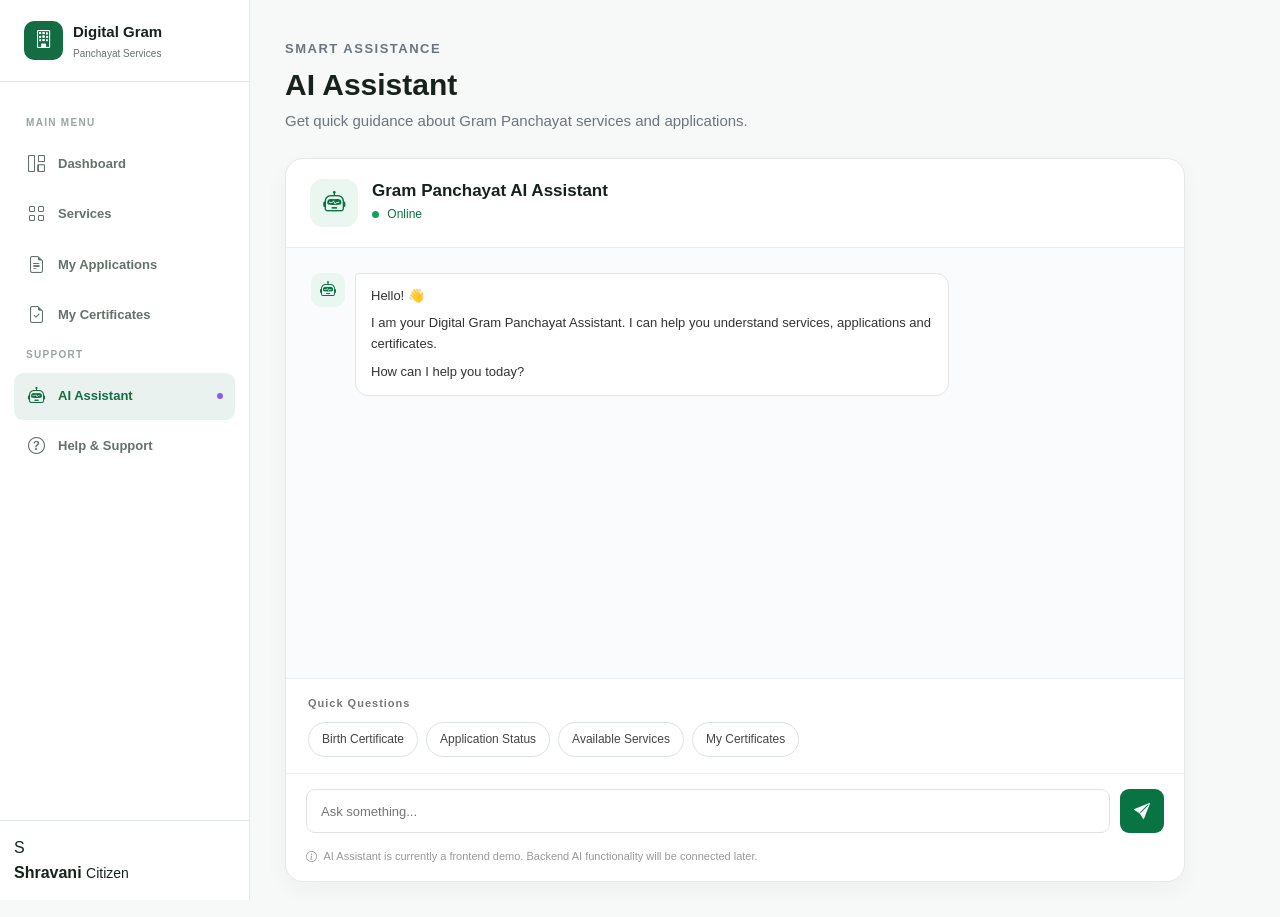
<file: frontend/ai-assistant.html>
<!DOCTYPE html>
<html lang="en">

<head>

    <meta charset="UTF-8">

    <meta
        name="viewport"
        content="width=device-width, initial-scale=1.0"
    >

    <meta
        name="description"
        content="AI Assistant - Digital Gram Panchayat Services"
    >

    <title>
        AI Assistant | Digital Gram Panchayat Services
    </title>


    <!-- Bootstrap -->

    <link
        href="https://cdn.jsdelivr.net/npm/bootstrap@5.3.3/dist/css/bootstrap.min.css"
        rel="stylesheet"
    >


    <!-- Bootstrap Icons -->

    <link
        rel="stylesheet"
        href="https://cdn.jsdelivr.net/npm/bootstrap-icons@1.11.3/font/bootstrap-icons.min.css"
    >


    <!-- Main CSS -->

    <link
        rel="stylesheet"
        href="css/style.css"
    >


    <!-- Dashboard CSS -->

    <link
        rel="stylesheet"
        href="css/dashboard.css"
    >


    <!-- AI Assistant CSS -->

    <link
        rel="stylesheet"
        href="css/ai-assistant.css"
    >

</head>


<body class="dashboard-page">


    <!-- ================= SIDEBAR ================= -->

    <aside class="dashboard-sidebar">


        <div class="sidebar-brand">

            <a href="index.html">

                <span class="sidebar-brand-icon">
                    <i class="bi bi-building"></i>
                </span>


                <span class="sidebar-brand-text">

                    <strong>
                        Digital Gram
                    </strong>

                    <small>
                        Panchayat Services
                    </small>

                </span>

            </a>

        </div>



        <nav class="sidebar-nav">


            <span class="sidebar-section-title">
                MAIN MENU
            </span>


            <a
                href="dashboard.html"
                class="sidebar-link"
            >

                <i class="bi bi-grid-1x2"></i>

                <span>
                    Dashboard
                </span>

            </a>


            <a
                href="services.html"
                class="sidebar-link"
            >

                <i class="bi bi-grid"></i>

                <span>
                    Services
                </span>

            </a>


            <a
                href="applications.html"
                class="sidebar-link"
            >

                <i class="bi bi-file-earmark-text"></i>

                <span>
                    My Applications
                </span>

            </a>


            <a
                href="certificates.html"
                class="sidebar-link"
            >

                <i class="bi bi-file-earmark-check"></i>

                <span>
                    My Certificates
                </span>

            </a>


            <span class="sidebar-section-title">
                SUPPORT
            </span>


            <a
                href="ai-assistant.html"
                class="sidebar-link active"
            >

                <i class="bi bi-robot"></i>

                <span>
                    AI Assistant
                </span>

                <span class="ai-dot"></span>

            </a>


            <a
                href="help.html"
                class="sidebar-link"
            >

                <i class="bi bi-question-circle"></i>

                <span>
                    Help & Support
                </span>

            </a>

        </nav>



        <!-- SIDEBAR USER -->

        <div class="sidebar-bottom">

            <div class="sidebar-user">

                <div class="user-avatar">
                    S
                </div>


                <div class="user-details">

                    <strong>
                        Shravani
                    </strong>

                    <small>
                        Citizen
                    </small>

                </div>

            </div>

        </div>

    </aside>



    <!-- ================= MAIN CONTENT ================= -->

    <main class="dashboard-content">


        <div class="ai-page">


            <!-- PAGE HEADER -->

            <div class="ai-header">

                <span>
                    SMART ASSISTANCE
                </span>

                <h1>
                    AI Assistant
                </h1>

                <p>
                    Get quick guidance about Gram Panchayat
                    services and applications.
                </p>

            </div>



            <!-- ================= AI CONTAINER ================= -->

            <div class="ai-container">


                <!-- AI TOP -->

                <div class="ai-top">

                    <div class="ai-avatar">

                        <i class="bi bi-robot"></i>

                    </div>


                    <div>

                        <h2>
                            Gram Panchayat AI Assistant
                        </h2>

                        <p>
                            <span class="online-dot"></span>
                            Online
                        </p>

                    </div>

                </div>



                <!-- CHAT AREA -->

                <div
                    class="ai-chat"
                    id="aiChat"
                >


                    <!-- WELCOME MESSAGE -->

                    <div class="chat-message assistant">

                        <div class="chat-avatar">

                            <i class="bi bi-robot"></i>

                        </div>


                        <div class="chat-bubble">

                            <p>
                                Hello! 👋
                            </p>

                            <p>
                                I am your Digital Gram Panchayat
                                Assistant. I can help you understand
                                services, applications and certificates.
                            </p>

                            <p>
                                How can I help you today?
                            </p>

                        </div>

                    </div>


                </div>



                <!-- QUICK QUESTIONS -->

                <div class="quick-questions">

                    <span>
                        Quick Questions
                    </span>


                    <div class="quick-question-buttons">


                        <button
                            type="button"
                            class="quick-question"
                            data-question="How can I apply for a birth certificate?"
                        >

                            Birth Certificate

                        </button>


                        <button
                            type="button"
                            class="quick-question"
                            data-question="How can I check my application status?"
                        >

                            Application Status

                        </button>


                        <button
                            type="button"
                            class="quick-question"
                            data-question="What services are available?"
                        >

                            Available Services

                        </button>


                        <button
                            type="button"
                            class="quick-question"
                            data-question="Where can I find my certificates?"
                        >

                            My Certificates

                        </button>

                    </div>

                </div>



                <!-- INPUT -->

                <div class="ai-input-area">

                    <input
                        type="text"
                        id="aiInput"
                        placeholder="Ask something..."
                        autocomplete="off"
                    >


                    <button
                        type="button"
                        id="aiSendButton"
                        class="ai-send-button"
                    >

                        <i class="bi bi-send-fill"></i>

                    </button>

                </div>


                <div class="ai-disclaimer">

                    <i class="bi bi-info-circle"></i>

                    AI Assistant is currently a frontend demo.
                    Backend AI functionality will be connected later.

                </div>


            </div>

        </div>

    </main>



    <!-- ================= JAVASCRIPT ================= -->

    <script src="js/dashboard.js"></script>


    <script>

        const aiInput =
            document.getElementById("aiInput");

        const aiSendButton =
            document.getElementById("aiSendButton");

        const aiChat =
            document.getElementById("aiChat");


        /*
         * Add message to chat
         */

        function addMessage(
            message,
            type
        ) {

            const messageWrapper =
                document.createElement("div");


            messageWrapper.className =
                "chat-message " + type;


            if (type === "assistant") {

                messageWrapper.innerHTML = `

                    <div class="chat-avatar">

                        <i class="bi bi-robot"></i>

                    </div>

                    <div class="chat-bubble">

                        <p>
                            ${message}
                        </p>

                    </div>

                `;

            } else {

                messageWrapper.innerHTML = `

                    <div class="chat-bubble">

                        <p>
                            ${message}
                        </p>

                    </div>

                `;

            }


            aiChat.appendChild(
                messageWrapper
            );


            aiChat.scrollTop =
                aiChat.scrollHeight;

        }



        /*
         * Simple frontend demo response
         */

        function getResponse(question) {

            const text =
                question.toLowerCase();


            if (
                text.includes("birth") ||
                text.includes("certificate")
            ) {

                return "You can apply for a Birth Certificate by opening Services, selecting Birth Certificate and completing the application form.";

            }


            if (
                text.includes("status") ||
                text.includes("application")
            ) {

                return "You can check your submitted applications from the My Applications section of your dashboard.";

            }


            if (
                text.includes("service")
            ) {

                return "Digital Gram Panchayat Services can provide services such as Birth Certificate, Residence Certificate, Income Certificate, Water Connection and other citizen services.";

            }


            if (
                text.includes("certificate")
            ) {

                return "You can view your approved certificates from the My Certificates section.";

            }


            return "I am currently a frontend demo. Backend AI functionality will be connected later to provide detailed answers.";

        }



        /*
         * Send message
         */

        function sendMessage() {

            const question =
                aiInput.value.trim();


            if (!question) {

                return;

            }


            addMessage(
                question,
                "user"
            );


            aiInput.value = "";


            setTimeout(
                function () {

                    const response =
                        getResponse(question);


                    addMessage(
                        response,
                        "assistant"
                    );

                },
                500
            );

        }



        aiSendButton.addEventListener(
            "click",
            sendMessage
        );


        aiInput.addEventListener(
            "keydown",
            function (event) {

                if (
                    event.key === "Enter"
                ) {

                    sendMessage();

                }

            }
        );



        /*
         * Quick Questions
         */

        const quickQuestions =
            document.querySelectorAll(
                ".quick-question"
            );


        quickQuestions.forEach(
            function (button) {

                button.addEventListener(
                    "click",
                    function () {

                        const question =
                            button.dataset.question;


                        aiInput.value =
                            question;


                        sendMessage();

                    }
                );

            }
        );

    </script>

</body>

</html>
</file>
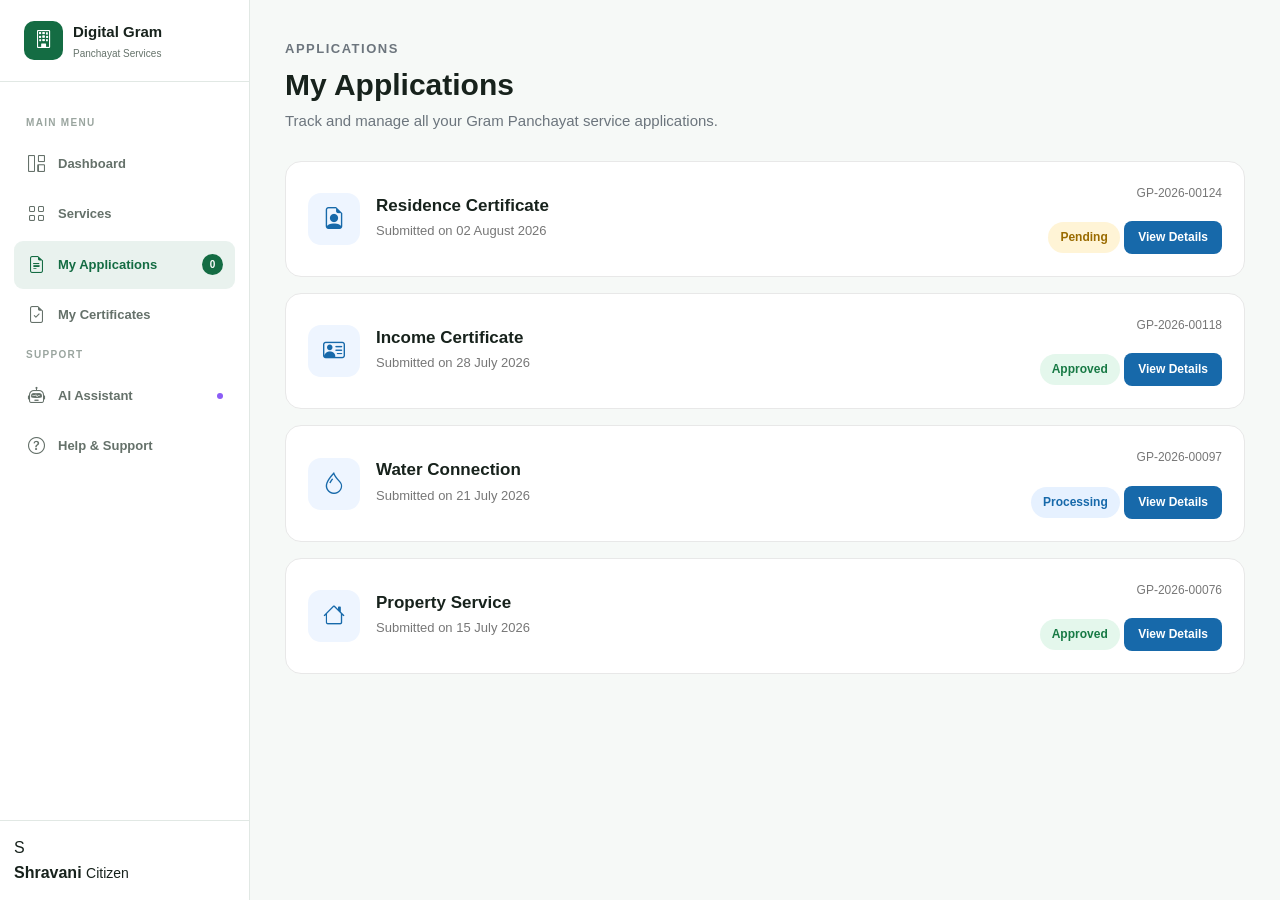
<file: frontend/applications.html>
<!DOCTYPE html>
<html lang="en">

<head>
    <meta charset="UTF-8">

    <meta
        name="viewport"
        content="width=device-width, initial-scale=1.0"
    >

    <meta
        name="description"
        content="My Applications - Digital Gram Panchayat Services"
    >

    <title>My Applications | Digital Gram Panchayat Services</title>

    <!-- Bootstrap -->
    <link
        href="https://cdn.jsdelivr.net/npm/bootstrap@5.3.3/dist/css/bootstrap.min.css"
        rel="stylesheet"
    >

    <!-- Bootstrap Icons -->
    <link
        rel="stylesheet"
        href="https://cdn.jsdelivr.net/npm/bootstrap-icons@1.11.3/font/bootstrap-icons.min.css"
    >

    <!-- Main CSS -->
    <link
        rel="stylesheet"
        href="css/style.css"
    >

    <!-- Dashboard CSS -->
    <link
        rel="stylesheet"
        href="css/dashboard.css"
    >

    <!-- Applications CSS -->
    <link
    rel="stylesheet"
    href="css/applications.css"
    >

</head>

<body class="dashboard-page">

    <!-- SIDEBAR -->

    <aside class="dashboard-sidebar">

        <div class="sidebar-brand">

            <a href="index.html">

                <span class="sidebar-brand-icon">
                    <i class="bi bi-building"></i>
                </span>

                <span class="sidebar-brand-text">

                    <strong>
                        Digital Gram
                    </strong>

                    <small>
                        Panchayat Services
                    </small>

                </span>

            </a>

        </div>


        <!-- NAVIGATION -->

        <nav class="sidebar-nav">

            <span class="sidebar-section-title">
                MAIN MENU
            </span>

            <a
                href="dashboard.html"
                class="sidebar-link"
            >

                <i class="bi bi-grid-1x2"></i>

                <span>
                    Dashboard
                </span>

            </a>


            <a
                href="services.html"
                class="sidebar-link"
            >

                <i class="bi bi-grid"></i>

                <span>
                    Services
                </span>

            </a>


            <a
                href="applications.html"
                class="sidebar-link active"
            >

                <i class="bi bi-file-earmark-text"></i>

                <span>
                    My Applications
                </span>

                <span class="sidebar-badge" id="applicationCount">
                    0
                </span>

            </a>


            <a
                href="certificates.html"
                class="sidebar-link"
            >

                <i class="bi bi-file-earmark-check"></i>

                <span>
                    My Certificates
                </span>

            </a>


            <span class="sidebar-section-title">
                SUPPORT
            </span>


            <a
                href="#"
                class="sidebar-link"
            >

                <i class="bi bi-robot"></i>

                <span>
                    AI Assistant
                </span>

                <span class="ai-dot"></span>

            </a>


            <a
                href="help.html"
                class="sidebar-link"
            >

                <i class="bi bi-question-circle"></i>

                <span>
                    Help & Support
                </span>

            </a>

        </nav>


        <!-- SIDEBAR BOTTOM -->

        <div class="sidebar-bottom">

            <div class="sidebar-user">

                <div class="user-avatar">
                    S
                </div>

                <div class="user-details">

                    <strong>
                        Shravani
                    </strong>

                    <small>
                        Citizen
                    </small>

                </div>

            </div>

        </div>

    </aside>


    <!-- MAIN CONTENT -->

    <main class="dashboard-content">

        <div class="applications-page">


            <!-- HEADER -->

            <div class="applications-header">

                <span>
                    APPLICATIONS
                </span>

                <h1>
                    My Applications
                </h1>

                <p>
                    Track and manage all your Gram Panchayat service applications.
                </p>

            </div>


            <!-- APPLICATION 1 -->

            <div class="application-card">

                <div class="application-left">

                    <div class="application-icon-box">
                        <i class="bi bi-file-earmark-person"></i>
                    </div>

                    <div class="application-details">

                        <h3>
                            Residence Certificate
                        </h3>

                        <p>
                            Submitted on 02 August 2026
                        </p>

                    </div>

                </div>


                <div class="application-right">

                    <span class="application-id">
                        GP-2026-00124
                    </span>

                    <span class="status pending">
                        Pending
                    </span>

                    <button class="view-details-btn"
                            onclick="viewApplication('GP-2026-00124', 'Residence Certificate', '02 August 2026', 'Pending')">
                        View Details
                    </button>

                </div>

            </div>


            <!-- APPLICATION 2 -->

            <div class="application-card">

                <div class="application-left">

                    <div class="application-icon-box">
                        <i class="bi bi-person-vcard"></i>
                    </div>

                    <div class="application-details">

                        <h3>
                            Income Certificate
                        </h3>

                        <p>
                            Submitted on 28 July 2026
                        </p>

                    </div>

                </div>


                <div class="application-right">

                    <span class="application-id">
                        GP-2026-00118
                    </span>

                    <span class="status approved">
                        Approved
                    </span>

                    <button class="view-details-btn"
                            onclick="viewApplication('GP-2026-00118', 'Income Certificate', '28 July 2026', 'Approved')">
                        View Details
                    </button>

                </div>

            </div>


            <!-- APPLICATION 3 -->

            <div class="application-card">

                <div class="application-left">

                    <div class="application-icon-box">
                        <i class="bi bi-droplet"></i>
                    </div>

                    <div class="application-details">

                        <h3>
                            Water Connection
                        </h3>

                        <p>
                            Submitted on 21 July 2026
                        </p>

                    </div>

                </div>


                <div class="application-right">

                    <span class="application-id">
                        GP-2026-00097
                    </span>

                    <span class="status processing">
                        Processing
                    </span>

                    <button class="view-details-btn"
                            onclick="viewApplication('GP-2026-00097', 'Water Connection', '21 July 2026', 'Processing')">
                        View Details
                    </button>

                </div>

            </div>


            <!-- APPLICATION 4 -->

            <div class="application-card">

                <div class="application-left">

                    <div class="application-icon-box">
                        <i class="bi bi-house"></i>
                    </div>

                    <div class="application-details">

                        <h3>
                            Property Service
                        </h3>

                        <p>
                            Submitted on 15 July 2026
                        </p>

                    </div>

                </div>


                <div class="application-right">

                    <span class="application-id">
                        GP-2026-00076
                    </span>

                    <span class="status approved">
                        Approved
                    </span>

                    <button class="view-details-btn"
                            onclick="viewApplication('GP-2026-00076', 'Property Service', '15 July 2026', 'Approved')">
                        View Details
                    </button>

                </div>

            </div>


            <!-- EMPTY STATE -->

            <div class="empty-state">

                <i class="bi bi-file-earmark-x"></i>

                <h3>
                    No Applications Found
                </h3>

                <p>
                    You haven't submitted any applications yet.
                </p>

            </div>


        </div>

    </main>

    <!-- APPLICATION DETAILS POPUP -->

<div class="application-modal" id="applicationModal">

    <div class="application-modal-box">

        <div class="application-modal-header">

            <div>
                <span class="modal-label">APPLICATION DETAILS</span>

                <h2>Application Details</h2>
            </div>

            <button
                class="modal-close-btn"
                id="closeApplicationModal"
                type="button"
            >
                <i class="bi bi-x-lg"></i>
            </button>

        </div>


        <div class="application-modal-body">

            <div class="modal-detail">

                <span>Service</span>

                <strong id="modalService">
                    -
                </strong>

            </div>


            <div class="modal-detail">

                <span>Application ID</span>

                <strong id="modalApplicationId">
                    -
                </strong>

            </div>


            <div class="modal-detail-row">

                <div class="modal-detail">

                    <span>Submitted On</span>

                    <strong id="modalDate">
                        -
                    </strong>

                </div>


                <div class="modal-detail">

                    <span>Status</span>

                    <strong id="modalStatus">
                        -
                    </strong>

                </div>

            </div>

        </div>


        <div class="application-modal-footer">

            <button
                type="button"
                class="modal-close-action"
                id="closeApplicationModalBottom"
            >
                Close
            </button>

        </div>

    </div>

</div>

<script src="js/dashboard.js"></script>
<script>

    const savedApplication =
        localStorage.getItem(
            "birthCertificateApplication"
        );


    const applicationCount =
        document.getElementById(
            "applicationCount"
        );


    if (savedApplication) {

        const application =
            JSON.parse(savedApplication);


        /*
         * Create a new application card
         */

        const applicationsPage =
            document.querySelector(
                ".applications-page"
            );


        const emptyState =
            document.querySelector(
                ".empty-state"
            );


        const applicationCard =
            document.createElement("div");


        applicationCard.className =
            "application-card";


        applicationCard.innerHTML = `

            <div class="application-left">

                <div class="application-icon-box">

                    <i class="bi bi-person-vcard"></i>

                </div>

                <div class="application-details">

                    <h3>
                        ${application.service}
                    </h3>

                    <p>
                        Submitted on ${application.date}
                    </p>

                </div>

            </div>


            <div class="application-right">

                <span class="application-id">
                    ${application.id}
                </span>

                <span class="status pending">
                    ${application.status}
                </span>

                <button
                    class="view-details-btn"
                    onclick="viewApplication(
                        '${application.id}',
                        '${application.service}',
                        '${application.date}',
                        '${application.status}'
                    )"
                >
                    View Details
                </button>

            </div>

        `;


        /*
         * Add the new application
         * before the empty state
         */

        applicationsPage.insertBefore(
            applicationCard,
            emptyState
        );


        /*
         * Update application count
         */

        if (applicationCount) {

            applicationCount.textContent = "1";

        }

    }

</script>
</body>

</html>
</file>
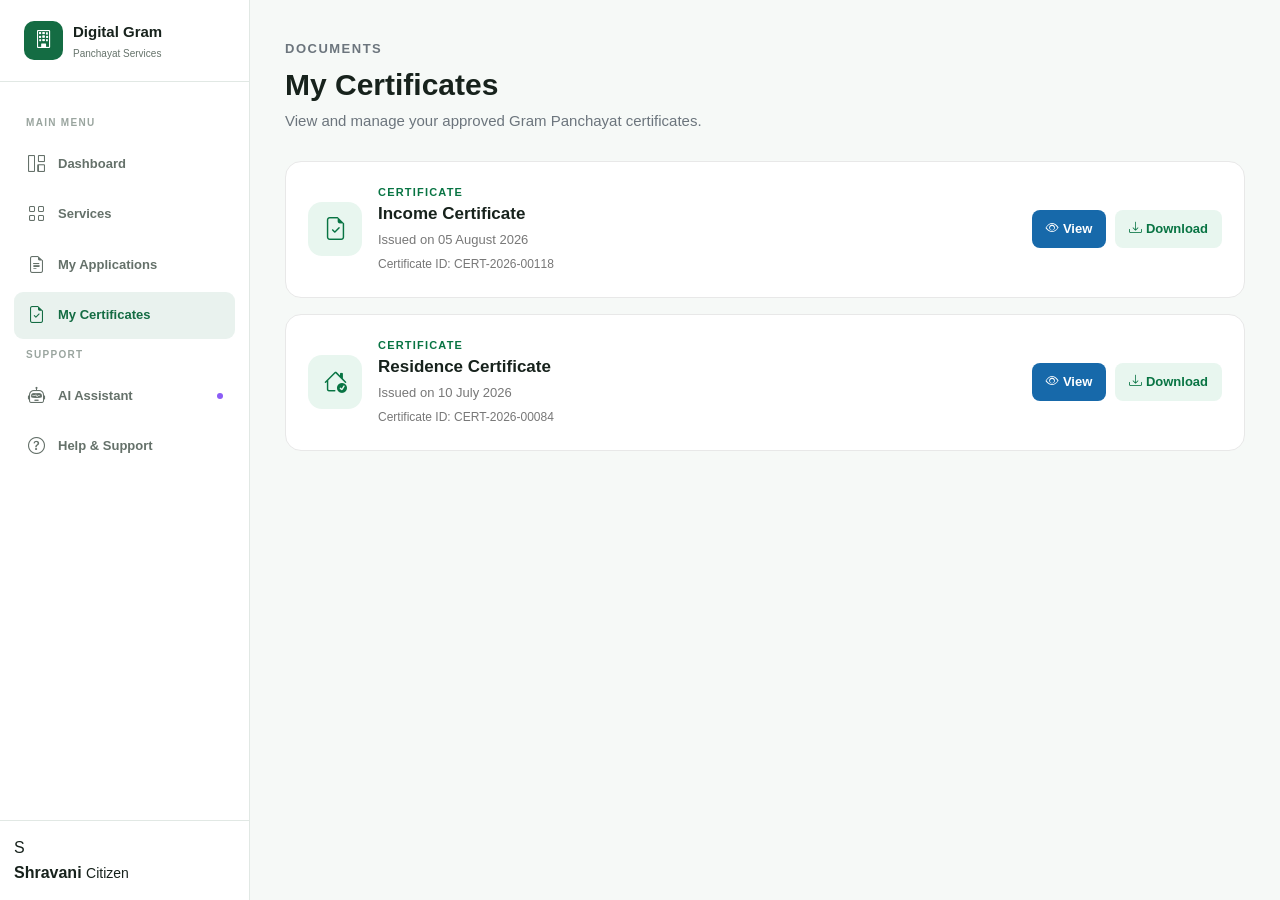
<file: frontend/certificates.html>
<!DOCTYPE html>
<html lang="en">

<head>

    <meta charset="UTF-8">

    <meta
        name="viewport"
        content="width=device-width, initial-scale=1.0"
    >

    <meta
        name="description"
        content="My Certificates - Digital Gram Panchayat Services"
    >

    <title>
        My Certificates | Digital Gram Panchayat Services
    </title>


    <!-- Bootstrap -->

    <link
        href="https://cdn.jsdelivr.net/npm/bootstrap@5.3.3/dist/css/bootstrap.min.css"
        rel="stylesheet"
    >


    <!-- Bootstrap Icons -->

    <link
        rel="stylesheet"
        href="https://cdn.jsdelivr.net/npm/bootstrap-icons@1.11.3/font/bootstrap-icons.min.css"
    >


    <!-- Main CSS -->

    <link
        rel="stylesheet"
        href="css/style.css"
    >


    <!-- Dashboard CSS -->

    <link
        rel="stylesheet"
        href="css/dashboard.css"
    >


    <!-- Certificates CSS -->

    <link
        rel="stylesheet"
        href="css/certificates.css"
    >

</head>


<body class="dashboard-page">


    <!-- ================= SIDEBAR ================= -->

    <aside class="dashboard-sidebar">


        <!-- BRAND -->

        <div class="sidebar-brand">

            <a href="index.html">

                <span class="sidebar-brand-icon">

                    <i class="bi bi-building"></i>

                </span>


                <span class="sidebar-brand-text">

                    <strong>
                        Digital Gram
                    </strong>

                    <small>
                        Panchayat Services
                    </small>

                </span>

            </a>

        </div>



        <!-- NAVIGATION -->

        <nav class="sidebar-nav">


            <span class="sidebar-section-title">
                MAIN MENU
            </span>


            <!-- Dashboard -->

            <a
                href="dashboard.html"
                class="sidebar-link"
            >

                <i class="bi bi-grid-1x2"></i>

                <span>
                    Dashboard
                </span>

            </a>


            <!-- Services -->

            <a
                href="services.html"
                class="sidebar-link"
            >

                <i class="bi bi-grid"></i>

                <span>
                    Services
                </span>

            </a>


            <!-- Applications -->

            <a
                href="applications.html"
                class="sidebar-link"
            >

                <i class="bi bi-file-earmark-text"></i>

                <span>
                    My Applications
                </span>

            </a>


            <!-- Certificates -->

            <a
                href="certificates.html"
                class="sidebar-link active"
            >

                <i class="bi bi-file-earmark-check"></i>

                <span>
                    My Certificates
                </span>

            </a>


            <span class="sidebar-section-title">
                SUPPORT
            </span>


            <!-- AI Assistant -->

            <a
                href="ai-assistant.html"
                class="sidebar-link"
            >

                <i class="bi bi-robot"></i>

                <span>
                    AI Assistant
                </span>

                <span class="ai-dot"></span>

            </a>


            <!-- Help -->

            <a
                href="help.html"
                class="sidebar-link"
            >

                <i class="bi bi-question-circle"></i>

                <span>
                    Help & Support
                </span>

            </a>

        </nav>



        <!-- SIDEBAR BOTTOM -->

        <div class="sidebar-bottom">


            <div class="sidebar-user">

                <div class="user-avatar">
                    S
                </div>


                <div class="user-details">

                    <strong>
                        Shravani
                    </strong>

                    <small>
                        Citizen
                    </small>

                </div>

            </div>

        </div>

    </aside>



    <!-- ================= MAIN CONTENT ================= -->

    <main class="dashboard-content">


        <div class="certificates-page">


            <!-- PAGE HEADER -->

            <div class="certificates-header">

                <span>
                    DOCUMENTS
                </span>

                <h1>
                    My Certificates
                </h1>

                <p>
                    View and manage your approved Gram Panchayat certificates.
                </p>

            </div>



            <!-- ================= CERTIFICATE CARD 1 ================= -->

            <div class="certificate-card">


                <div class="certificate-left">


                    <div class="certificate-icon">

                        <i class="bi bi-file-earmark-check"></i>

                    </div>


                    <div class="certificate-details">

                        <span class="certificate-type">
                            CERTIFICATE
                        </span>

                        <h2>
                            Income Certificate
                        </h2>

                        <p>
                            Issued on 05 August 2026
                        </p>

                        <span class="certificate-id">
                            Certificate ID:
                            CERT-2026-00118
                        </span>

                    </div>

                </div>



                <div class="certificate-actions">


                    <button
                        type="button"
                        class="certificate-view-btn"
                        onclick="viewCertificate('Income Certificate', 'CERT-2026-00118', '05 August 2026')"
                    >

                        <i class="bi bi-eye"></i>

                        View

                    </button>


                    <button
                        type="button"
                        class="certificate-download-btn"
                        onclick="downloadCertificate('Income Certificate')"
                    >

                        <i class="bi bi-download"></i>

                        Download

                    </button>

                </div>

            </div>



            <!-- ================= CERTIFICATE CARD 2 ================= -->

            <div class="certificate-card">


                <div class="certificate-left">


                    <div class="certificate-icon">

                        <i class="bi bi-house-check"></i>

                    </div>


                    <div class="certificate-details">

                        <span class="certificate-type">
                            CERTIFICATE
                        </span>

                        <h2>
                            Residence Certificate
                        </h2>

                        <p>
                            Issued on 10 July 2026
                        </p>

                        <span class="certificate-id">
                            Certificate ID:
                            CERT-2026-00084
                        </span>

                    </div>

                </div>



                <div class="certificate-actions">


                    <button
                        type="button"
                        class="certificate-view-btn"
                        onclick="viewCertificate('Residence Certificate', 'CERT-2026-00084', '10 July 2026')"
                    >

                        <i class="bi bi-eye"></i>

                        View

                    </button>


                    <button
                        type="button"
                        class="certificate-download-btn"
                        onclick="downloadCertificate('Residence Certificate')"
                    >

                        <i class="bi bi-download"></i>

                        Download

                    </button>

                </div>

            </div>



            <!-- ================= EMPTY STATE ================= -->

            <div
                class="certificate-empty-state"
                id="certificateEmptyState"
            >

                <div class="certificate-empty-icon">

                    <i class="bi bi-file-earmark-x"></i>

                </div>

                <h2>
                    No Certificates Available
                </h2>

                <p>
                    Approved certificates will appear here.
                </p>

                <a
                    href="services.html"
                    class="browse-services-btn"
                >

                    <i class="bi bi-grid"></i>

                    Browse Services

                </a>

            </div>


        </div>

    </main>



    <!-- ================= CERTIFICATE VIEW MODAL ================= -->

    <div
        class="certificate-modal"
        id="certificateModal"
    >

        <div class="certificate-modal-box">


            <div class="certificate-modal-header">

                <div>

                    <span>
                        DIGITAL CERTIFICATE
                    </span>

                    <h2>
                        Certificate Details
                    </h2>

                </div>


                <button
                    type="button"
                    class="certificate-modal-close"
                    id="certificateModalClose"
                >

                    <i class="bi bi-x-lg"></i>

                </button>

            </div>



            <div class="certificate-modal-body">


                <div class="certificate-preview">


                    <div class="preview-logo">

                        <i class="bi bi-building"></i>

                    </div>


                    <span class="preview-government">
                        GRAM PANCHAYAT
                    </span>


                    <h2>
                        Digital Certificate
                    </h2>


                    <div class="preview-line"></div>


                    <p>
                        This certificate has been digitally
                        issued by the Gram Panchayat.
                    </p>


                    <div class="preview-details">


                        <div>

                            <span>
                                Certificate Type
                            </span>

                            <strong id="modalCertificateName">
                                -
                            </strong>

                        </div>


                        <div>

                            <span>
                                Certificate ID
                            </span>

                            <strong id="modalCertificateId">
                                -
                            </strong>

                        </div>


                        <div>

                            <span>
                                Issued On
                            </span>

                            <strong id="modalCertificateDate">
                                -
                            </strong>

                        </div>

                    </div>


                    <div class="preview-footer">

                        <i class="bi bi-patch-check-fill"></i>

                        Digitally Verified

                    </div>

                </div>

            </div>



            <div class="certificate-modal-footer">

                <button
                    type="button"
                    class="certificate-modal-close-action"
                    id="certificateModalCloseBottom"
                >

                    Close

                </button>

            </div>

        </div>

    </div>



    <!-- ================= JAVASCRIPT ================= -->

    <script src="js/dashboard.js"></script>


    <script>

        function viewCertificate(
            certificateName,
            certificateId,
            certificateDate
        ) {

            const modal =
                document.getElementById(
                    "certificateModal"
                );


            document.getElementById(
                "modalCertificateName"
            ).textContent =
                certificateName;


            document.getElementById(
                "modalCertificateId"
            ).textContent =
                certificateId;


            document.getElementById(
                "modalCertificateDate"
            ).textContent =
                certificateDate;


            modal.classList.add("show");

        }



        function downloadCertificate(
            certificateName
        ) {

            alert(
                certificateName +
                " download will be available after backend integration."
            );

        }



        const certificateModal =
            document.getElementById(
                "certificateModal"
            );


        const certificateModalClose =
            document.getElementById(
                "certificateModalClose"
            );


        const certificateModalCloseBottom =
            document.getElementById(
                "certificateModalCloseBottom"
            );



        if (certificateModalClose) {

            certificateModalClose.addEventListener(
                "click",
                function () {

                    certificateModal.classList.remove(
                        "show"
                    );

                }
            );

        }



        if (certificateModalCloseBottom) {

            certificateModalCloseBottom.addEventListener(
                "click",
                function () {

                    certificateModal.classList.remove(
                        "show"
                    );

                }
            );

        }



        if (certificateModal) {

            certificateModal.addEventListener(
                "click",
                function (event) {

                    if (
                        event.target ===
                        certificateModal
                    ) {

                        certificateModal.classList.remove(
                            "show"
                        );

                    }

                }
            );

        }

    </script>

</body>

</html>
</file>
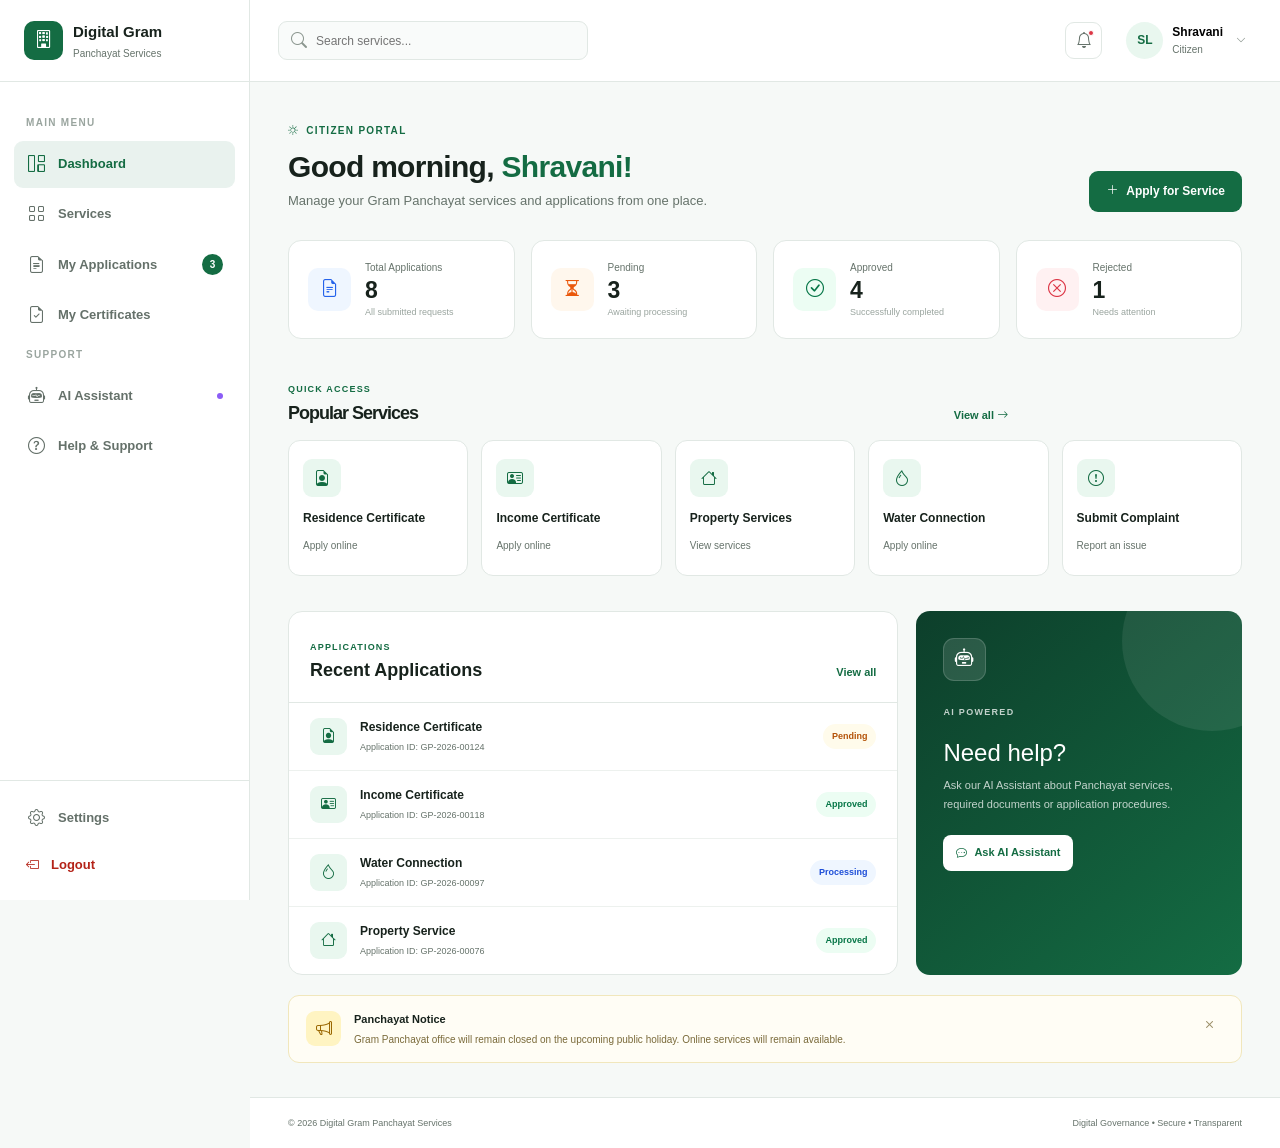
<file: frontend/dashboard.html>
<!DOCTYPE html>
<html lang="en">

<head>

    <meta charset="UTF-8">

    <meta
        name="viewport"
        content="width=device-width, initial-scale=1.0"
    >

    <meta
        name="description"
        content="Citizen Dashboard - Digital Gram Panchayat Services"
    >

    <title>Citizen Dashboard | Digital Gram Panchayat Services</title>

    <!-- Bootstrap -->
    <link
        href="https://cdn.jsdelivr.net/npm/bootstrap@5.3.3/dist/css/bootstrap.min.css"
        rel="stylesheet"
    >

    <!-- Bootstrap Icons -->
    <link
        rel="stylesheet"
        href="https://cdn.jsdelivr.net/npm/bootstrap-icons@1.11.3/font/bootstrap-icons.min.css"
    >

    <!-- Main CSS -->
    <link
        rel="stylesheet"
        href="css/style.css"
    >

    <!-- Dashboard CSS -->
    <link
        rel="stylesheet"
        href="css/dashboard.css"
    >

</head>


<body class="dashboard-page">


    <!-- =====================================================
         SIDEBAR
         ===================================================== -->

    <aside class="dashboard-sidebar" id="dashboardSidebar">


        <!-- BRAND -->

        <div class="sidebar-brand">

            <a href="index.html">

                <span class="sidebar-brand-icon">
                    <i class="bi bi-building"></i>
                </span>

                <span class="sidebar-brand-text">

                    <strong>
                        Digital Gram
                    </strong>

                    <small>
                        Panchayat Services
                    </small>

                </span>

            </a>

        </div>



        <!-- NAVIGATION -->

        <nav class="sidebar-nav">


            <span class="sidebar-section-title">
                MAIN MENU
            </span>


            <a
                href="dashboard.html"
                class="sidebar-link active"
            >

                <i class="bi bi-grid-1x2"></i>

                <span>
                    Dashboard
                </span>

            </a>


            <a
                href="services.html"
                class="sidebar-link"
            >

                <i class="bi bi-grid"></i>

                <span>
                    Services
                </span>

            </a>


            <a
                href="applications.html"
                class="sidebar-link"
            >

                <i class="bi bi-file-earmark-text"></i>

                <span>
                    My Applications
                </span>

                <span class="sidebar-badge">
                    3
                </span>

            </a>


            <a
                href="certificates.html"
                class="sidebar-link"
            >

                <i class="bi bi-file-earmark-check"></i>

                <span>
                    My Certificates
                </span>

            </a>


            <span class="sidebar-section-title">
                SUPPORT
            </span>


            <a
                href="ai-assistant.html"
                class="sidebar-link"
            >

                <i class="bi bi-robot"></i>

                <span>
                    AI Assistant
                </span>

                <span class="ai-dot"></span>

            </a>


            <a
                href="help.html"
                class="sidebar-link"
            >

                <i class="bi bi-question-circle"></i>

                <span>
                    Help & Support
                </span>

            </a>


        </nav>



        <!-- SIDEBAR BOTTOM -->

        <div class="sidebar-bottom">


            <a
                href="#"
                class="sidebar-link"
            >

                <i class="bi bi-gear"></i>

                <span>
                    Settings
                </span>

            </a>


            <button
                class="sidebar-logout"
                id="logoutButton"
            >

                <i class="bi bi-box-arrow-left"></i>

                <span>
                    Logout
                </span>

            </button>


        </div>

    </aside>



    <!-- =====================================================
         MAIN AREA
         ===================================================== -->

    <div class="dashboard-content">


        <!-- TOPBAR -->

        <header class="dashboard-topbar">


            <button
                class="mobile-menu-button"
                id="mobileMenuButton"
                aria-label="Open menu"
            >

                <i class="bi bi-list"></i>

            </button>


            <div class="topbar-search">

                <i class="bi bi-search"></i>

                <input
                    type="search"
                    placeholder="Search services..."
                    id="serviceSearch"
                >

            </div>


            <div class="topbar-actions">


                <!-- NOTIFICATION -->

                <button
                    class="topbar-icon-button"
                    title="Notifications"
                >

                    <i class="bi bi-bell"></i>

                    <span class="notification-dot"></span>

                </button>


                <!-- PROFILE -->

                <button
                    class="topbar-profile"
                    id="profileButton"
                >

                    <span class="profile-avatar">
                        SL
                    </span>

                    <span class="profile-info">

                        <strong>
                            Shravani
                        </strong>

                        <small>
                            Citizen
                        </small>

                    </span>

                    <i class="bi bi-chevron-down"></i>

                </button>


            </div>

        </header>



        <!-- MAIN CONTENT -->

        <main class="dashboard-main">


            <!-- WELCOME -->

            <section class="dashboard-welcome">


                <div>

                    <span class="welcome-label">

                        <i class="bi bi-sun"></i>

                        CITIZEN PORTAL

                    </span>


                    <h1>
                        Good morning,
                        <span>Shravani!</span>
                    </h1>


                    <p>
                        Manage your Gram Panchayat services
                        and applications from one place.
                    </p>

                </div>


                <a
                    href="services.html"
                    class="dashboard-primary-button"
                >

                    <i class="bi bi-plus-lg"></i>

                    Apply for Service

                </a>


            </section>



            <!-- =================================================
                 STATISTICS
                 ================================================= -->

            <section class="dashboard-stats">


                <div class="dashboard-stat-card">

                    <div class="stat-icon blue">

                        <i class="bi bi-file-earmark-text"></i>

                    </div>

                    <div class="stat-data">

                        <span>
                            Total Applications
                        </span>

                        <strong>
                            8
                        </strong>

                        <small>
                            All submitted requests
                        </small>

                    </div>

                </div>



                <div class="dashboard-stat-card">

                    <div class="stat-icon orange">

                        <i class="bi bi-hourglass-split"></i>

                    </div>

                    <div class="stat-data">

                        <span>
                            Pending
                        </span>

                        <strong>
                            3
                        </strong>

                        <small>
                            Awaiting processing
                        </small>

                    </div>

                </div>



                <div class="dashboard-stat-card">

                    <div class="stat-icon green">

                        <i class="bi bi-check-circle"></i>

                    </div>

                    <div class="stat-data">

                        <span>
                            Approved
                        </span>

                        <strong>
                            4
                        </strong>

                        <small>
                            Successfully completed
                        </small>

                    </div>

                </div>



                <div class="dashboard-stat-card">

                    <div class="stat-icon red">

                        <i class="bi bi-x-circle"></i>

                    </div>

                    <div class="stat-data">

                        <span>
                            Rejected
                        </span>

                        <strong>
                            1
                        </strong>

                        <small>
                            Needs attention
                        </small>

                    </div>

                </div>


            </section>



            <!-- =================================================
                 SERVICES
                 ================================================= -->

            <section class="dashboard-section">


                <div class="section-heading">

                    <div>

                        <span>
                            QUICK ACCESS
                        </span>

                        <h2>
                            Popular Services
                        </h2>

                    </div>


                    <a href="services.html">

                        View all

                        <i class="bi bi-arrow-right"></i>

                    </a>

                </div>



                <div class="quick-services">


                    <a
                        href="services.html"
                        class="quick-service-card"
                    >

                        <div class="quick-service-icon">

                            <i class="bi bi-file-earmark-person"></i>

                        </div>

                        <strong>
                            Residence Certificate
                        </strong>

                        <span>
                            Apply online
                        </span>

                    </a>



                    <a
                        href="services.html"
                        class="quick-service-card"
                    >

                        <div class="quick-service-icon">

                            <i class="bi bi-person-vcard"></i>

                        </div>

                        <strong>
                            Income Certificate
                        </strong>

                        <span>
                            Apply online
                        </span>

                    </a>



                    <a
                        href="services.html"
                        class="quick-service-card"
                    >

                        <div class="quick-service-icon">

                            <i class="bi bi-house"></i>

                        </div>

                        <strong>
                            Property Services
                        </strong>

                        <span>
                            View services
                        </span>

                    </a>



                    <a
                        href="services.html"
                        class="quick-service-card"
                    >

                        <div class="quick-service-icon">

                            <i class="bi bi-droplet"></i>

                        </div>

                        <strong>
                            Water Connection
                        </strong>

                        <span>
                            Apply online
                        </span>

                    </a>



                    <a
                        href="services.html"
                        class="quick-service-card"
                    >

                        <div class="quick-service-icon">

                            <i class="bi bi-exclamation-circle"></i>

                        </div>

                        <strong>
                            Submit Complaint
                        </strong>

                        <span>
                            Report an issue
                        </span>

                    </a>


                </div>


            </section>



            <!-- =================================================
                 LOWER GRID
                 ================================================= -->

            <section class="dashboard-lower-grid">


                <!-- RECENT APPLICATIONS -->

                <div class="dashboard-panel">


                    <div class="panel-header">

                        <div>

                            <span>
                                APPLICATIONS
                            </span>

                            <h2>
                                Recent Applications
                            </h2>

                        </div>


                        <a href="applications.html">
                            View all
                        </a>

                    </div>



                    <div class="application-list">


                        <div class="application-item">

                            <div class="application-icon">

                                <i class="bi bi-file-earmark-person"></i>

                            </div>


                            <div class="application-info">

                                <strong>
                                    Residence Certificate
                                </strong>

                                <small>
                                    Application ID:
                                    GP-2026-00124
                                </small>

                            </div>


                            <span class="status-badge pending">
                                Pending
                            </span>

                        </div>



                        <div class="application-item">

                            <div class="application-icon">

                                <i class="bi bi-person-vcard"></i>

                            </div>


                            <div class="application-info">

                                <strong>
                                    Income Certificate
                                </strong>

                                <small>
                                    Application ID:
                                    GP-2026-00118
                                </small>

                            </div>


                            <span class="status-badge approved">
                                Approved
                            </span>

                        </div>



                        <div class="application-item">

                            <div class="application-icon">

                                <i class="bi bi-droplet"></i>

                            </div>


                            <div class="application-info">

                                <strong>
                                    Water Connection
                                </strong>

                                <small>
                                    Application ID:
                                    GP-2026-00097
                                </small>

                            </div>


                            <span class="status-badge processing">
                                Processing
                            </span>

                        </div>



                        <div class="application-item">

                            <div class="application-icon">

                                <i class="bi bi-house"></i>

                            </div>


                            <div class="application-info">

                                <strong>
                                    Property Service
                                </strong>

                                <small>
                                    Application ID:
                                    GP-2026-00076
                                </small>

                            </div>


                            <span class="status-badge approved">
                                Approved
                            </span>

                        </div>


                    </div>

                </div>



                <!-- AI ASSISTANT -->

                <div class="ai-dashboard-card">


                    <div class="ai-card-glow"></div>


                    <div class="ai-card-content">


                        <div class="ai-icon">

                            <i class="bi bi-robot"></i>

                        </div>


                        <span class="ai-label">
                            AI POWERED
                        </span>


                        <h2>
                            Need help?
                        </h2>


                        <p>
                            Ask our AI Assistant about
                            Panchayat services, required
                            documents or application procedures.
                        </p>


                        <button
                            class="ai-start-button"
                            id="aiAssistantButton"
                        >

                            <i class="bi bi-chat-dots"></i>

                            Ask AI Assistant

                        </button>


                    </div>

                </div>


            </section>



            <!-- =================================================
                 NOTIFICATION
                 ================================================= -->

            <section class="dashboard-notice">


                <div class="notice-icon">

                    <i class="bi bi-megaphone"></i>

                </div>


                <div>

                    <strong>
                        Panchayat Notice
                    </strong>

                    <p>
                        Gram Panchayat office will remain
                        closed on the upcoming public holiday.
                        Online services will remain available.
                    </p>

                </div>


                <button
                    class="notice-close"
                    aria-label="Close notification"
                >

                    <i class="bi bi-x"></i>

                </button>

            </section>


        </main>



        <!-- FOOTER -->

        <footer class="dashboard-footer">

            <span>
                © 2026 Digital Gram Panchayat Services
            </span>

            <span>
                Digital Governance • Secure • Transparent
            </span>

        </footer>


    </div>



    <!-- Dashboard JS -->

    <script src="js/dashboard.js"></script>

</body>

</html>
</file>
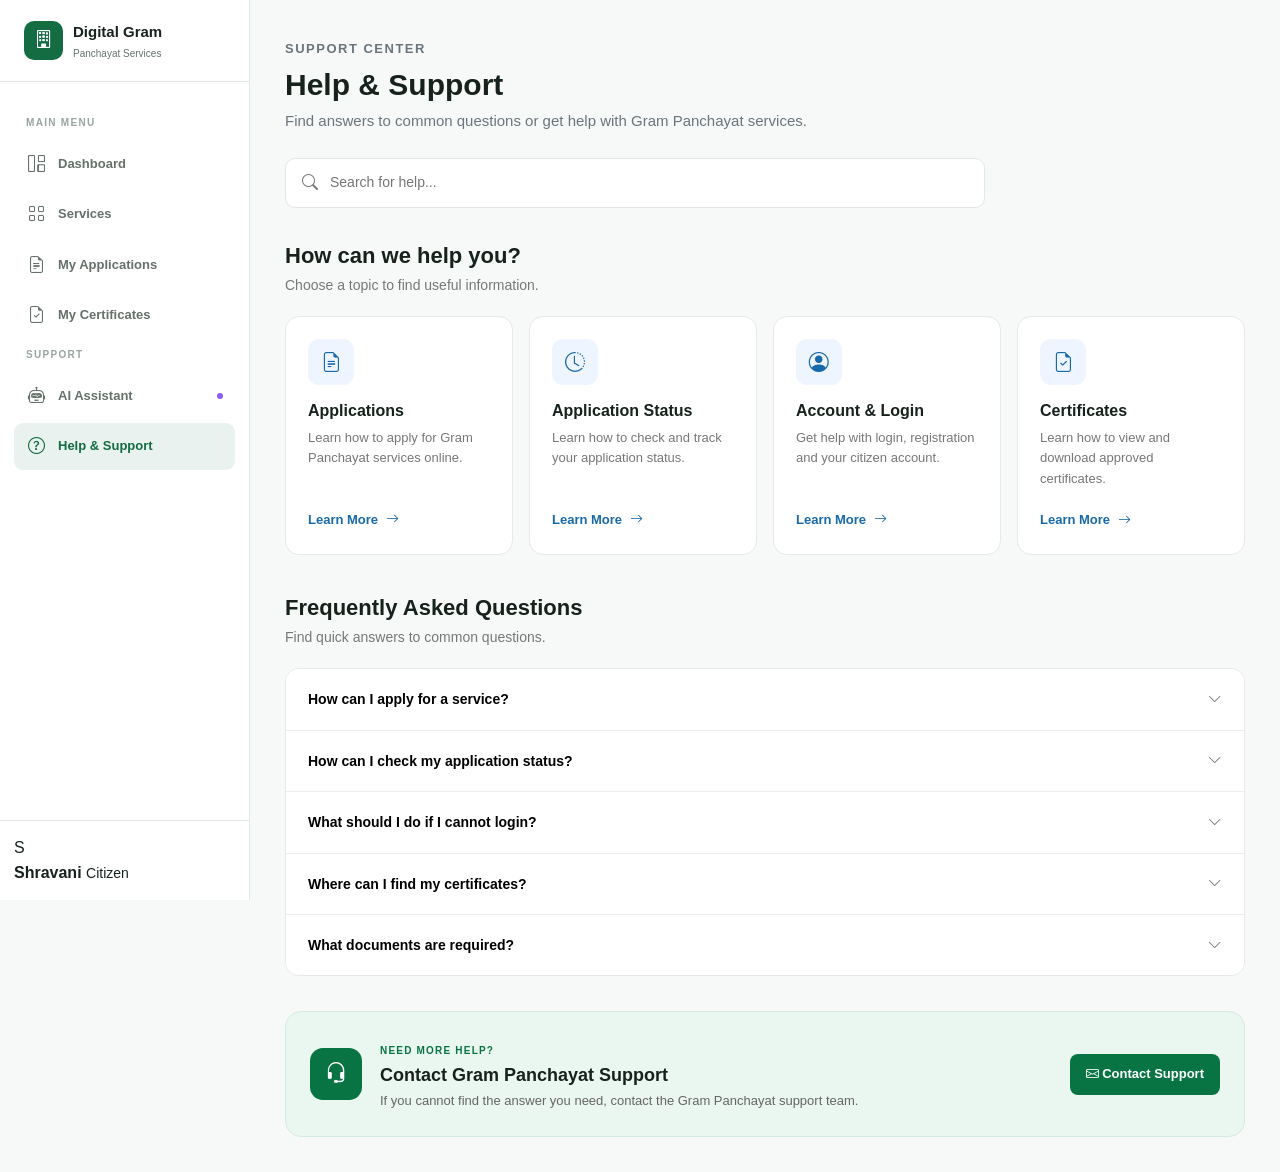
<file: frontend/help.html>
<!DOCTYPE html>
<html lang="en">

<head>

    <meta charset="UTF-8">

    <meta
        name="viewport"
        content="width=device-width, initial-scale=1.0"
    >

    <meta
        name="description"
        content="Help and Support - Digital Gram Panchayat Services"
    >

    <title>
        Help & Support | Digital Gram Panchayat Services
    </title>


    <!-- Bootstrap -->

    <link
        href="https://cdn.jsdelivr.net/npm/bootstrap@5.3.3/dist/css/bootstrap.min.css"
        rel="stylesheet"
    >


    <!-- Bootstrap Icons -->

    <link
        rel="stylesheet"
        href="https://cdn.jsdelivr.net/npm/bootstrap-icons@1.11.3/font/bootstrap-icons.min.css"
    >


    <!-- Main CSS -->

    <link
        rel="stylesheet"
        href="css/style.css"
    >


    <!-- Dashboard CSS -->

    <link
        rel="stylesheet"
        href="css/dashboard.css"
    >


    <!-- Help CSS -->

    <link
        rel="stylesheet"
        href="css/help.css"
    >

</head>


<body class="dashboard-page">


    <!-- ================= SIDEBAR ================= -->

    <aside class="dashboard-sidebar">


        <div class="sidebar-brand">

            <a href="index.html">

                <span class="sidebar-brand-icon">

                    <i class="bi bi-building"></i>

                </span>


                <span class="sidebar-brand-text">

                    <strong>
                        Digital Gram
                    </strong>

                    <small>
                        Panchayat Services
                    </small>

                </span>

            </a>

        </div>



        <nav class="sidebar-nav">


            <span class="sidebar-section-title">
                MAIN MENU
            </span>


            <a
                href="dashboard.html"
                class="sidebar-link"
            >

                <i class="bi bi-grid-1x2"></i>

                <span>
                    Dashboard
                </span>

            </a>


            <a
                href="services.html"
                class="sidebar-link"
            >

                <i class="bi bi-grid"></i>

                <span>
                    Services
                </span>

            </a>


            <a
                href="applications.html"
                class="sidebar-link"
            >

                <i class="bi bi-file-earmark-text"></i>

                <span>
                    My Applications
                </span>

            </a>


            <a
                href="certificates.html"
                class="sidebar-link"
            >

                <i class="bi bi-file-earmark-check"></i>

                <span>
                    My Certificates
                </span>

            </a>


            <span class="sidebar-section-title">
                SUPPORT
            </span>


            <a
                href="ai-assistant.html"
                class="sidebar-link"
            >

                <i class="bi bi-robot"></i>

                <span>
                    AI Assistant
                </span>

                <span class="ai-dot"></span>

            </a>


            <a
                href="help.html"
                class="sidebar-link active"
            >

                <i class="bi bi-question-circle"></i>

                <span>
                    Help & Support
                </span>

            </a>

        </nav>



        <!-- SIDEBAR USER -->

        <div class="sidebar-bottom">

            <div class="sidebar-user">

                <div class="user-avatar">
                    S
                </div>


                <div class="user-details">

                    <strong>
                        Shravani
                    </strong>

                    <small>
                        Citizen
                    </small>

                </div>

            </div>

        </div>

    </aside>



    <!-- ================= MAIN CONTENT ================= -->

    <main class="dashboard-content">


        <div class="help-page">


            <!-- PAGE HEADER -->

            <div class="help-header">

                <span>
                    SUPPORT CENTER
                </span>

                <h1>
                    Help & Support
                </h1>

                <p>
                    Find answers to common questions or get help
                    with Gram Panchayat services.
                </p>

            </div>



            <!-- ================= SEARCH ================= -->

            <div class="help-search-box">

                <i class="bi bi-search"></i>

                <input
                    type="text"
                    id="helpSearch"
                    placeholder="Search for help..."
                >

            </div>



            <!-- ================= QUICK HELP ================= -->

            <div class="help-section-title">

                <h2>
                    How can we help you?
                </h2>

                <p>
                    Choose a topic to find useful information.
                </p>

            </div>



            <div class="help-categories">


                <div class="help-category-card">

                    <div class="help-category-icon">

                        <i class="bi bi-file-earmark-text"></i>

                    </div>

                    <h3>
                        Applications
                    </h3>

                    <p>
                        Learn how to apply for Gram Panchayat
                        services online.
                    </p>

                    <a href="#application-help">
                        Learn More
                        <i class="bi bi-arrow-right"></i>
                    </a>

                </div>



                <div class="help-category-card">

                    <div class="help-category-icon">

                        <i class="bi bi-clock-history"></i>

                    </div>

                    <h3>
                        Application Status
                    </h3>

                    <p>
                        Learn how to check and track your
                        application status.
                    </p>

                    <a href="#status-help">
                        Learn More
                        <i class="bi bi-arrow-right"></i>
                    </a>

                </div>



                <div class="help-category-card">

                    <div class="help-category-icon">

                        <i class="bi bi-person-circle"></i>

                    </div>

                    <h3>
                        Account & Login
                    </h3>

                    <p>
                        Get help with login, registration and
                        your citizen account.
                    </p>

                    <a href="#account-help">
                        Learn More
                        <i class="bi bi-arrow-right"></i>
                    </a>

                </div>



                <div class="help-category-card">

                    <div class="help-category-icon">

                        <i class="bi bi-file-earmark-check"></i>

                    </div>

                    <h3>
                        Certificates
                    </h3>

                    <p>
                        Learn how to view and download approved
                        certificates.
                    </p>

                    <a href="#certificate-help">
                        Learn More
                        <i class="bi bi-arrow-right"></i>
                    </a>

                </div>

            </div>



            <!-- ================= FAQ ================= -->

            <div class="faq-section">


                <div class="help-section-title">

                    <h2>
                        Frequently Asked Questions
                    </h2>

                    <p>
                        Find quick answers to common questions.
                    </p>

                </div>



                <div class="faq-list" id="faqList">


                    <!-- FAQ 1 -->

                    <div
                        class="faq-item"
                        id="application-help"
                    >

                        <button
                            class="faq-question"
                            type="button"
                        >

                            <span>
                                How can I apply for a service?
                            </span>

                            <i class="bi bi-chevron-down"></i>

                        </button>


                        <div class="faq-answer">

                            <p>
                                Login to your citizen account,
                                open the Services page, select
                                the required service and complete
                                the application form.
                            </p>

                        </div>

                    </div>



                    <!-- FAQ 2 -->

                    <div
                        class="faq-item"
                        id="status-help"
                    >

                        <button
                            class="faq-question"
                            type="button"
                        >

                            <span>
                                How can I check my application status?
                            </span>

                            <i class="bi bi-chevron-down"></i>

                        </button>


                        <div class="faq-answer">

                            <p>
                                Open My Applications from the
                                dashboard. Your submitted applications
                                and their current status will be
                                displayed there.
                            </p>

                        </div>

                    </div>



                    <!-- FAQ 3 -->

                    <div
                        class="faq-item"
                        id="account-help"
                    >

                        <button
                            class="faq-question"
                            type="button"
                        >

                            <span>
                                What should I do if I cannot login?
                            </span>

                            <i class="bi bi-chevron-down"></i>

                        </button>


                        <div class="faq-answer">

                            <p>
                                Check that your email and password
                                are correct. If the problem continues,
                                contact the Gram Panchayat support team.
                            </p>

                        </div>

                    </div>



                    <!-- FAQ 4 -->

                    <div
                        class="faq-item"
                        id="certificate-help"
                    >

                        <button
                            class="faq-question"
                            type="button"
                        >

                            <span>
                                Where can I find my certificates?
                            </span>

                            <i class="bi bi-chevron-down"></i>

                        </button>


                        <div class="faq-answer">

                            <p>
                                Approved certificates can be viewed
                                from the My Certificates section in
                                the dashboard.
                            </p>

                        </div>

                    </div>



                    <!-- FAQ 5 -->

                    <div class="faq-item">

                        <button
                            class="faq-question"
                            type="button"
                        >

                            <span>
                                What documents are required?
                            </span>

                            <i class="bi bi-chevron-down"></i>

                        </button>


                        <div class="faq-answer">

                            <p>
                                Required documents depend on the
                                selected service. The application
                                form will show the required documents
                                before submission.
                            </p>

                        </div>

                    </div>

                </div>

            </div>



            <!-- ================= CONTACT SUPPORT ================= -->

            <div class="contact-support">


                <div class="contact-support-icon">

                    <i class="bi bi-headset"></i>

                </div>


                <div class="contact-support-content">

                    <span>
                        NEED MORE HELP?
                    </span>

                    <h2>
                        Contact Gram Panchayat Support
                    </h2>

                    <p>
                        If you cannot find the answer you need,
                        contact the Gram Panchayat support team.
                    </p>

                </div>


                <button
                    type="button"
                    class="contact-support-btn"
                    id="contactSupportButton"
                >

                    <i class="bi bi-envelope"></i>

                    Contact Support

                </button>

            </div>


        </div>

    </main>



    <!-- ================= JAVASCRIPT ================= -->

    <script src="js/dashboard.js"></script>


    <script>

        /* ================= FAQ ================= */

        const faqQuestions =
            document.querySelectorAll(
                ".faq-question"
            );


        faqQuestions.forEach(
            function (question) {

                question.addEventListener(
                    "click",
                    function () {

                        const item =
                            question.parentElement;


                        const answer =
                            item.querySelector(
                                ".faq-answer"
                            );


                        item.classList.toggle(
                            "open"
                        );


                        if (
                            item.classList.contains(
                                "open"
                            )
                        ) {

                            answer.style.maxHeight =
                                answer.scrollHeight +
                                "px";

                        } else {

                            answer.style.maxHeight =
                                "0";

                        }

                    }
                );

            }
        );



        /* ================= HELP SEARCH ================= */

        const helpSearch =
            document.getElementById(
                "helpSearch"
            );


        if (helpSearch) {

            helpSearch.addEventListener(
                "input",
                function (event) {

                    const searchTerm =
                        event.target.value
                            .toLowerCase()
                            .trim();


                    const faqItems =
                        document.querySelectorAll(
                            ".faq-item"
                        );


                    faqItems.forEach(
                        function (item) {

                            const text =
                                item.textContent
                                    .toLowerCase();


                            if (
                                !searchTerm ||
                                text.includes(
                                    searchTerm
                                )
                            ) {

                                item.style.display =
                                    "";

                            } else {

                                item.style.display =
                                    "none";

                            }

                        }
                    );

                }
            );

        }



        /* ================= CONTACT SUPPORT ================= */

        const contactSupportButton =
            document.getElementById(
                "contactSupportButton"
            );


        if (contactSupportButton) {

            contactSupportButton.addEventListener(
                "click",
                function () {

                    alert(
                        "Support contact functionality will be connected with the backend later."
                    );

                }
            );

        }

    </script>

</body>

</html>
</file>
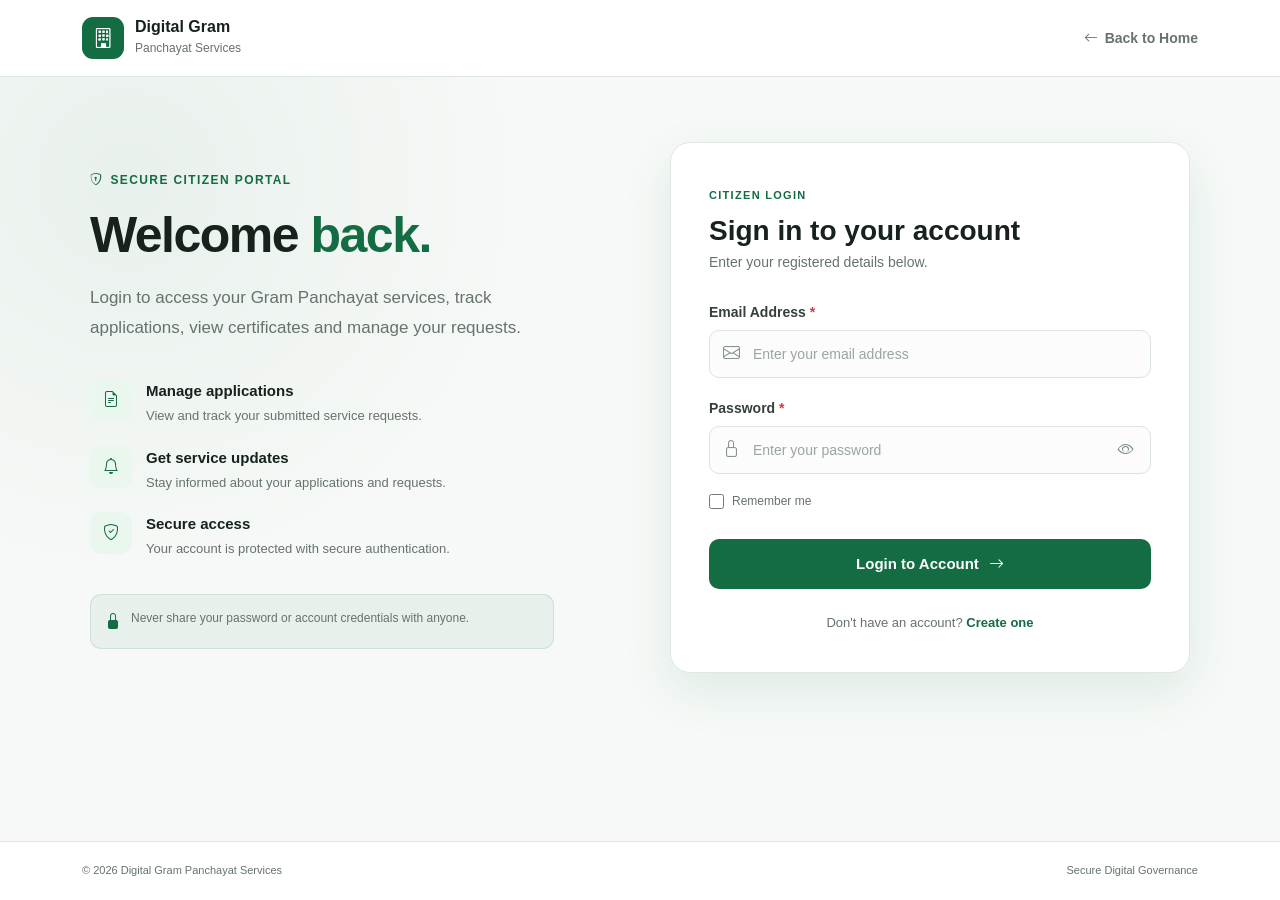
<file: frontend/login.html>
<!DOCTYPE html>
<html lang="en">

<head>

    <meta charset="UTF-8">

    <meta
        name="viewport"
        content="width=device-width, initial-scale=1.0"
    >

    <meta
        name="description"
        content="Login to Digital Gram Panchayat Services."
    >

    <title>Login | Digital Gram Panchayat Services</title>


    <!-- Bootstrap -->
    <link
        href="https://cdn.jsdelivr.net/npm/bootstrap@5.3.3/dist/css/bootstrap.min.css"
        rel="stylesheet"
    >

    <!-- Bootstrap Icons -->
    <link
        rel="stylesheet"
        href="https://cdn.jsdelivr.net/npm/bootstrap-icons@1.11.3/font/bootstrap-icons.min.css"
    >

    <!-- Main CSS -->
    <link
        rel="stylesheet"
        href="css/style.css"
    >

    <!-- Authentication CSS -->
    <link
        rel="stylesheet"
        href="css/auth.css"
    >

</head>


<body class="auth-page">


    <!-- ================= HEADER ================= -->

    <header class="auth-header">

        <div class="container">

            <a
                href="index.html"
                class="auth-brand"
            >

                <span class="auth-brand-icon">
                    <i class="bi bi-building"></i>
                </span>

                <span>

                    <strong>
                        Digital Gram
                    </strong>

                    <small>
                        Panchayat Services
                    </small>

                </span>

            </a>


            <a
                href="index.html"
                class="back-home"
            >

                <i class="bi bi-arrow-left"></i>

                Back to Home

            </a>

        </div>

    </header>



    <!-- ================= MAIN ================= -->

    <main class="auth-main">

        <div class="container">

            <div class="auth-layout">


                <!-- ================= LEFT SIDE ================= -->

                <section class="auth-info">

                    <span class="auth-label">

                        <i class="bi bi-shield-lock"></i>

                        SECURE CITIZEN PORTAL

                    </span>


                    <h1>

                        Welcome
                        <span>back.</span>

                    </h1>


                    <p>

                        Login to access your Gram Panchayat
                        services, track applications, view
                        certificates and manage your requests.

                    </p>



                    <!-- BENEFIT 1 -->

                    <div class="auth-benefits">

                        <div class="auth-benefit">

                            <div class="auth-benefit-icon">

                                <i class="bi bi-file-earmark-text"></i>

                            </div>

                            <div>

                                <strong>
                                    Manage applications
                                </strong>

                                <span>
                                    View and track your submitted
                                    service requests.
                                </span>

                            </div>

                        </div>



                        <!-- BENEFIT 2 -->

                        <div class="auth-benefit">

                            <div class="auth-benefit-icon">

                                <i class="bi bi-bell"></i>

                            </div>

                            <div>

                                <strong>
                                    Get service updates
                                </strong>

                                <span>
                                    Stay informed about your
                                    applications and requests.
                                </span>

                            </div>

                        </div>



                        <!-- BENEFIT 3 -->

                        <div class="auth-benefit">

                            <div class="auth-benefit-icon">

                                <i class="bi bi-shield-check"></i>

                            </div>

                            <div>

                                <strong>
                                    Secure access
                                </strong>

                                <span>
                                    Your account is protected with
                                    secure authentication.
                                </span>

                            </div>

                        </div>

                    </div>



                    <!-- SECURITY NOTE -->

                    <div class="auth-note">

                        <i class="bi bi-lock-fill"></i>

                        <span>
                            Never share your password or
                            account credentials with anyone.
                        </span>

                    </div>

                </section>



                <!-- ================= LOGIN CARD ================= -->

                <section class="auth-card login-card">

                    <div class="auth-card-header">

                        <div>

                            <span class="form-step">
                                CITIZEN LOGIN
                            </span>

                            <h2>
                                Sign in to your account
                            </h2>

                            <p>
                                Enter your registered details below.
                            </p>

                        </div>

                    </div>



                    <!-- MESSAGE -->

                    <div
                        id="loginMessage"
                        class="form-message"
                        role="alert"
                        aria-live="polite"
                    ></div>



                    <!-- ================= LOGIN FORM ================= -->

                    <form
                        id="loginForm"
                        novalidate
                    >


                        <!-- EMAIL -->

                        <div class="form-group">

                            <label
                                for="loginEmail"
                                class="form-label"
                            >

                                Email Address

                                <span>*</span>

                            </label>


                            <div class="input-wrapper">

                                <i class="bi bi-envelope"></i>

                                <input
                                    type="email"
                                    id="loginEmail"
                                    placeholder="Enter your email address"
                                    autocomplete="email"
                                    required
                                >

                            </div>


                            <small
                                class="field-error"
                                id="loginEmailError"
                            ></small>

                        </div>



                        <!-- PASSWORD -->

                        <div class="form-group">

                            <div class="password-label-row">

                                <label
                                    for="loginPassword"
                                    class="form-label"
                                >

                                    Password

                                    <span>*</span>

                                </label>

                            </div>


                            <div class="input-wrapper">

                                <i class="bi bi-lock"></i>

                                <input
                                    type="password"
                                    id="loginPassword"
                                    placeholder="Enter your password"
                                    autocomplete="current-password"
                                    required
                                >

                                <button
                                    type="button"
                                    class="password-toggle"
                                    id="loginPasswordToggle"
                                    aria-label="Show password"
                                >

                                    <i class="bi bi-eye"></i>

                                </button>

                            </div>


                            <small
                                class="field-error"
                                id="loginPasswordError"
                            ></small>

                        </div>



                        <!-- REMEMBER ME -->

                        <div class="login-options">

                            <label class="remember-label">

                                <input
                                    type="checkbox"
                                    id="rememberMe"
                                >

                                <span>
                                    Remember me
                                </span>

                            </label>

                        </div>



                        <!-- LOGIN BUTTON -->

                        <button
                            type="submit"
                            class="btn auth-submit"
                            id="loginButton"
                        >

                            <span>
                                Login to Account
                            </span>

                            <i class="bi bi-arrow-right"></i>

                        </button>


                    </form>



                    <!-- SIGN UP LINK -->

                    <div class="auth-switch">

                        Don't have an account?

                        <a href="register.html">
                            Create one
                        </a>

                    </div>


                </section>

            </div>

        </div>

    </main>



    <!-- ================= FOOTER ================= -->

    <footer class="auth-footer">

        <div class="container">

            <span>
                © 2026 Digital Gram Panchayat Services
            </span>

            <span>
                Secure Digital Governance
            </span>

        </div>

    </footer>



    <!-- ================= SIMPLE LOGIN JAVASCRIPT ================= -->

    <script>

        const loginForm =
            document.getElementById("loginForm");

        const loginEmail =
            document.getElementById("loginEmail");

        const loginPassword =
            document.getElementById("loginPassword");

        const loginMessage =
            document.getElementById("loginMessage");

        const passwordToggle =
            document.getElementById("loginPasswordToggle");


        /* ================= PASSWORD SHOW / HIDE ================= */

        if (passwordToggle) {

            passwordToggle.addEventListener(
                "click",
                function () {

                    if (loginPassword.type === "password") {

                        loginPassword.type = "text";

                        passwordToggle.innerHTML =
                            '<i class="bi bi-eye-slash"></i>';

                        passwordToggle.setAttribute(
                            "aria-label",
                            "Hide password"
                        );

                    } else {

                        loginPassword.type = "password";

                        passwordToggle.innerHTML =
                            '<i class="bi bi-eye"></i>';

                        passwordToggle.setAttribute(
                            "aria-label",
                            "Show password"
                        );

                    }

                }
            );

        }


        /* ================= LOGIN FORM ================= */

        if (loginForm) {

            loginForm.addEventListener(
                "submit",
                function (event) {

                    event.preventDefault();


                    const email =
                        loginEmail.value.trim();

                    const password =
                        loginPassword.value.trim();


                    /* Clear previous messages */

                    loginMessage.textContent = "";

                    loginMessage.className =
                        "form-message";


                    /* Email validation */

                    if (email === "") {

                        loginMessage.textContent =
                            "Please enter your email address.";

                        loginMessage.classList.add(
                            "show",
                            "error"
                        );

                        loginEmail.focus();

                        return;

                    }


                    /* Password validation */

                    if (password === "") {

                        loginMessage.textContent =
                            "Please enter your password.";

                        loginMessage.classList.add(
                            "show",
                            "error"
                        );

                        loginPassword.focus();

                        return;

                    }


                    /* ================================
                       FRONTEND DEMO LOGIN

                       Backend authentication will
                       be connected later.
                    ================================= */

                    loginMessage.textContent =
                        "Login successful! Redirecting...";

                    loginMessage.classList.add(
                        "show",
                        "success"
                    );


                    /* Go to Dashboard */

                    setTimeout(
                        function () {

                            window.location.href =
                                "dashboard.html";

                        },
                        800
                    );

                }
            );

        }

    </script>


</body>

</html>
</file>
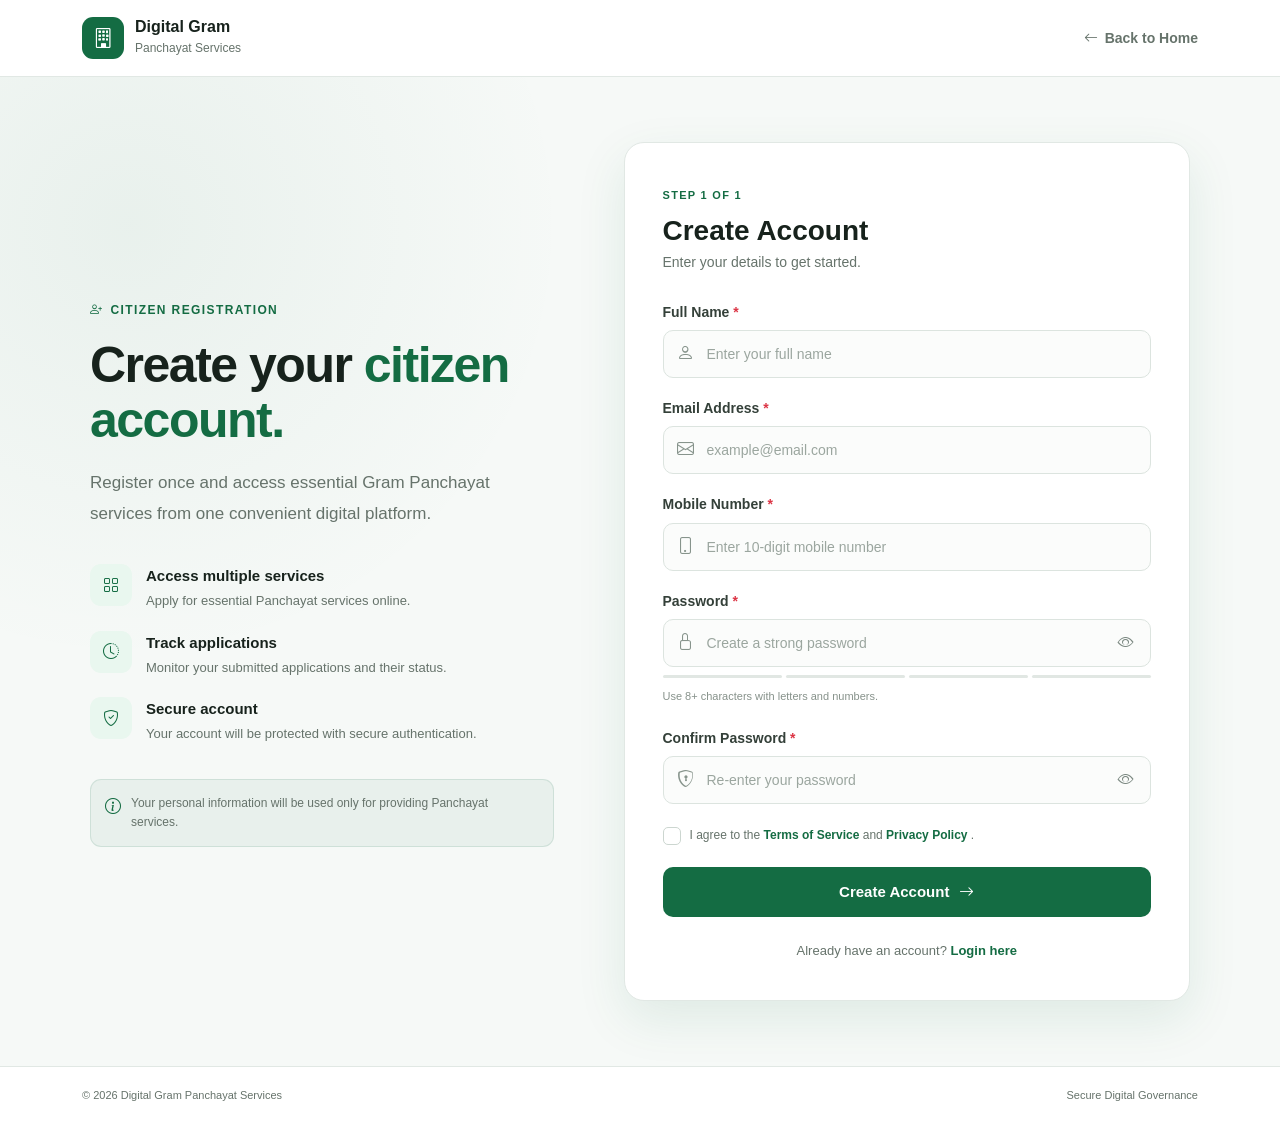
<file: frontend/register.html>
<!DOCTYPE html>
<html lang="en">

<head>

    <meta charset="UTF-8">

    <meta
        name="viewport"
        content="width=device-width, initial-scale=1.0"
    >

    <meta
        name="description"
        content="Create your Digital Gram Panchayat Services citizen account."
    >

    <title>Create Account | Digital Gram Panchayat Services</title>


    <!-- Bootstrap -->
    <link
        href="https://cdn.jsdelivr.net/npm/bootstrap@5.3.3/dist/css/bootstrap.min.css"
        rel="stylesheet"
    >

    <!-- Bootstrap Icons -->
    <link
        rel="stylesheet"
        href="https://cdn.jsdelivr.net/npm/bootstrap-icons@1.11.3/font/bootstrap-icons.min.css"
    >

    <!-- Main CSS -->
    <link
        rel="stylesheet"
        href="css/style.css"
    >

    <!-- Authentication CSS -->
    <link
        rel="stylesheet"
        href="css/auth.css"
    >

</head>


<body class="auth-page">


    <!-- ================= HEADER ================= -->

    <header class="auth-header">

        <div class="container">

            <a
                href="index.html"
                class="auth-brand"
            >

                <span class="auth-brand-icon">
                    <i class="bi bi-building"></i>
                </span>

                <span>

                    <strong>
                        Digital Gram
                    </strong>

                    <small>
                        Panchayat Services
                    </small>

                </span>

            </a>


            <a
                href="index.html"
                class="back-home"
            >

                <i class="bi bi-arrow-left"></i>

                Back to Home

            </a>

        </div>

    </header>



    <!-- ================= MAIN ================= -->

    <main class="auth-main">

        <div class="container">

            <div class="auth-layout">


                <!-- ================= LEFT PANEL ================= -->

                <section class="auth-info">

                    <span class="auth-label">

                        <i class="bi bi-person-plus"></i>

                        CITIZEN REGISTRATION

                    </span>


                    <h1>

                        Create your
                        <span>citizen account.</span>

                    </h1>


                    <p>

                        Register once and access essential
                        Gram Panchayat services from one
                        convenient digital platform.

                    </p>



                    <!-- BENEFITS -->

                    <div class="auth-benefits">


                        <!-- BENEFIT 1 -->

                        <div class="auth-benefit">

                            <div class="auth-benefit-icon">

                                <i class="bi bi-grid"></i>

                            </div>

                            <div>

                                <strong>
                                    Access multiple services
                                </strong>

                                <span>
                                    Apply for essential Panchayat
                                    services online.
                                </span>

                            </div>

                        </div>



                        <!-- BENEFIT 2 -->

                        <div class="auth-benefit">

                            <div class="auth-benefit-icon">

                                <i class="bi bi-clock-history"></i>

                            </div>

                            <div>

                                <strong>
                                    Track applications
                                </strong>

                                <span>
                                    Monitor your submitted
                                    applications and their status.
                                </span>

                            </div>

                        </div>



                        <!-- BENEFIT 3 -->

                        <div class="auth-benefit">

                            <div class="auth-benefit-icon">

                                <i class="bi bi-shield-check"></i>

                            </div>

                            <div>

                                <strong>
                                    Secure account
                                </strong>

                                <span>
                                    Your account will be protected
                                    with secure authentication.
                                </span>

                            </div>

                        </div>


                    </div>



                    <!-- NOTE -->

                    <div class="auth-note">

                        <i class="bi bi-info-circle"></i>

                        <span>
                            Your personal information will be
                            used only for providing Panchayat
                            services.
                        </span>

                    </div>


                </section>



                <!-- ================= REGISTER CARD ================= -->

                <section class="auth-card">


                    <div class="auth-card-header">

                        <div>

                            <span class="form-step">
                                STEP 1 OF 1
                            </span>

                            <h2>
                                Create Account
                            </h2>

                            <p>
                                Enter your details to get started.
                            </p>

                        </div>

                    </div>



                    <!-- MESSAGE -->

                    <div
                        id="formMessage"
                        class="form-message"
                        role="alert"
                        aria-live="polite"
                    ></div>



                    <!-- ================= FORM ================= -->

                    <form
                        id="registerForm"
                        novalidate
                    >


                        <!-- FULL NAME -->

                        <div class="form-group">

                            <label
                                for="fullName"
                                class="form-label"
                            >

                                Full Name

                                <span>*</span>

                            </label>


                            <div class="input-wrapper">

                                <i class="bi bi-person"></i>

                                <input
                                    type="text"
                                    id="fullName"
                                    name="fullName"
                                    placeholder="Enter your full name"
                                    autocomplete="name"
                                    required
                                >

                            </div>


                            <small
                                class="field-error"
                                id="fullNameError"
                            ></small>

                        </div>



                        <!-- EMAIL -->

                        <div class="form-group">

                            <label
                                for="email"
                                class="form-label"
                            >

                                Email Address

                                <span>*</span>

                            </label>


                            <div class="input-wrapper">

                                <i class="bi bi-envelope"></i>

                                <input
                                    type="email"
                                    id="email"
                                    name="email"
                                    placeholder="example@email.com"
                                    autocomplete="email"
                                    required
                                >

                            </div>


                            <small
                                class="field-error"
                                id="emailError"
                            ></small>

                        </div>



                        <!-- MOBILE -->

                        <div class="form-group">

                            <label
                                for="mobile"
                                class="form-label"
                            >

                                Mobile Number

                                <span>*</span>

                            </label>


                            <div class="input-wrapper">

                                <i class="bi bi-phone"></i>

                                <input
                                    type="tel"
                                    id="mobile"
                                    name="mobile"
                                    placeholder="Enter 10-digit mobile number"
                                    maxlength="10"
                                    inputmode="numeric"
                                    autocomplete="tel"
                                    required
                                >

                            </div>


                            <small
                                class="field-error"
                                id="mobileError"
                            ></small>

                        </div>



                        <!-- PASSWORD -->

                        <div class="form-group">

                            <label
                                for="password"
                                class="form-label"
                            >

                                Password

                                <span>*</span>

                            </label>


                            <div class="input-wrapper">

                                <i class="bi bi-lock"></i>

                                <input
                                    type="password"
                                    id="password"
                                    name="password"
                                    placeholder="Create a strong password"
                                    autocomplete="new-password"
                                    required
                                >

                                <button
                                    type="button"
                                    class="password-toggle"
                                    id="passwordToggle"
                                    aria-label="Show password"
                                >

                                    <i class="bi bi-eye"></i>

                                </button>

                            </div>


                            <!-- PASSWORD STRENGTH -->

                            <div class="password-strength">

                                <div class="strength-bars">

                                    <span></span>
                                    <span></span>
                                    <span></span>
                                    <span></span>

                                </div>

                                <small id="passwordStrength">
                                    Use 8+ characters with letters
                                    and numbers.
                                </small>

                            </div>


                            <small
                                class="field-error"
                                id="passwordError"
                            ></small>

                        </div>



                        <!-- CONFIRM PASSWORD -->

                        <div class="form-group">

                            <label
                                for="confirmPassword"
                                class="form-label"
                            >

                                Confirm Password

                                <span>*</span>

                            </label>


                            <div class="input-wrapper">

                                <i class="bi bi-shield-lock"></i>

                                <input
                                    type="password"
                                    id="confirmPassword"
                                    name="confirmPassword"
                                    placeholder="Re-enter your password"
                                    autocomplete="new-password"
                                    required
                                >

                                <button
                                    type="button"
                                    class="password-toggle"
                                    id="confirmPasswordToggle"
                                    aria-label="Show password"
                                >

                                    <i class="bi bi-eye"></i>

                                </button>

                            </div>


                            <small
                                class="field-error"
                                id="confirmPasswordError"
                            ></small>

                        </div>



                        <!-- TERMS -->

                        <div class="terms-group">

                            <label class="checkbox-label">

                                <input
                                    type="checkbox"
                                    id="terms"
                                    required
                                >

                                <span class="custom-checkbox">

                                    <i class="bi bi-check"></i>

                                </span>

                                <span>

                                    I agree to the

                                    <a href="#">
                                        Terms of Service
                                    </a>

                                    and

                                    <a href="#">
                                        Privacy Policy
                                    </a>.

                                </span>

                            </label>


                            <small
                                class="field-error"
                                id="termsError"
                            ></small>

                        </div>



                        <!-- SUBMIT -->

                        <button
                            type="submit"
                            class="btn auth-submit"
                            id="registerButton"
                        >

                            <span>
                                Create Account
                            </span>

                            <i class="bi bi-arrow-right"></i>

                        </button>


                    </form>



                    <!-- LOGIN LINK -->

                    <div class="auth-switch">

                        Already have an account?

                        <a href="login.html">
                            Login here
                        </a>

                    </div>


                </section>

            </div>

        </div>

    </main>



    <!-- ================= FOOTER ================= -->

    <footer class="auth-footer">

        <div class="container">

            <span>
                © 2026 Digital Gram Panchayat Services
            </span>

            <span>
                Secure Digital Governance
            </span>

        </div>

    </footer>



    <!-- ================= SIMPLE REGISTER JAVASCRIPT ================= -->

    <script>

        const registerForm =
            document.getElementById("registerForm");

        const fullName =
            document.getElementById("fullName");

        const email =
            document.getElementById("email");

        const mobile =
            document.getElementById("mobile");

        const password =
            document.getElementById("password");

        const confirmPassword =
            document.getElementById("confirmPassword");

        const terms =
            document.getElementById("terms");

        const formMessage =
            document.getElementById("formMessage");



        /* ================= PASSWORD SHOW / HIDE ================= */

        function setupPasswordToggle(
            inputId,
            buttonId
        ) {

            const input =
                document.getElementById(inputId);

            const button =
                document.getElementById(buttonId);


            if (!input || !button) {
                return;
            }


            button.addEventListener(
                "click",
                function () {

                    if (input.type === "password") {

                        input.type = "text";

                        button.innerHTML =
                            '<i class="bi bi-eye-slash"></i>';

                        button.setAttribute(
                            "aria-label",
                            "Hide password"
                        );

                    } else {

                        input.type = "password";

                        button.innerHTML =
                            '<i class="bi bi-eye"></i>';

                        button.setAttribute(
                            "aria-label",
                            "Show password"
                        );

                    }

                }
            );

        }


        setupPasswordToggle(
            "password",
            "passwordToggle"
        );

        setupPasswordToggle(
            "confirmPassword",
            "confirmPasswordToggle"
        );



        /* ================= PASSWORD STRENGTH ================= */

        password.addEventListener(
            "input",
            function () {

                const value =
                    password.value;

                const strengthText =
                    document.getElementById(
                        "passwordStrength"
                    );

                if (value.length === 0) {

                    strengthText.textContent =
                        "Use 8+ characters with letters and numbers.";

                } else if (value.length < 8) {

                    strengthText.textContent =
                        "Password should contain at least 8 characters.";

                } else if (
                    /[A-Za-z]/.test(value) &&
                    /[0-9]/.test(value)
                ) {

                    strengthText.textContent =
                        "Good password.";

                } else {

                    strengthText.textContent =
                        "Add both letters and numbers.";

                }

            }
        );



        /* ================= REGISTER FORM ================= */

        registerForm.addEventListener(
            "submit",
            function (event) {

                event.preventDefault();


                const nameValue =
                    fullName.value.trim();

                const emailValue =
                    email.value.trim();

                const mobileValue =
                    mobile.value.trim();

                const passwordValue =
                    password.value;

                const confirmPasswordValue =
                    confirmPassword.value;


                /* Clear message */

                formMessage.textContent = "";

                formMessage.className =
                    "form-message";


                /* ================= VALIDATION ================= */


                if (nameValue === "") {

                    formMessage.textContent =
                        "Please enter your full name.";

                    formMessage.classList.add(
                        "show",
                        "error"
                    );

                    fullName.focus();

                    return;

                }


                if (emailValue === "") {

                    formMessage.textContent =
                        "Please enter your email address.";

                    formMessage.classList.add(
                        "show",
                        "error"
                    );

                    email.focus();

                    return;

                }


                /* Simple email validation */

                const emailPattern =
                    /^[^\s@]+@[^\s@]+\.[^\s@]+$/;


                if (!emailPattern.test(emailValue)) {

                    formMessage.textContent =
                        "Please enter a valid email address.";

                    formMessage.classList.add(
                        "show",
                        "error"
                    );

                    email.focus();

                    return;

                }


                /* Mobile validation */

                if (!/^[0-9]{10}$/.test(mobileValue)) {

                    formMessage.textContent =
                        "Please enter a valid 10-digit mobile number.";

                    formMessage.classList.add(
                        "show",
                        "error"
                    );

                    mobile.focus();

                    return;

                }


                /* Password validation */

                if (passwordValue.length < 8) {

                    formMessage.textContent =
                        "Password must contain at least 8 characters.";

                    formMessage.classList.add(
                        "show",
                        "error"
                    );

                    password.focus();

                    return;

                }


                /* Password letters + numbers */

                if (
                    !/[A-Za-z]/.test(passwordValue) ||
                    !/[0-9]/.test(passwordValue)
                ) {

                    formMessage.textContent =
                        "Password must contain both letters and numbers.";

                    formMessage.classList.add(
                        "show",
                        "error"
                    );

                    password.focus();

                    return;

                }


                /* Confirm password */

                if (
                    passwordValue !==
                    confirmPasswordValue
                ) {

                    formMessage.textContent =
                        "Passwords do not match.";

                    formMessage.classList.add(
                        "show",
                        "error"
                    );

                    confirmPassword.focus();

                    return;

                }


                /* Terms */

                if (!terms.checked) {

                    formMessage.textContent =
                        "Please agree to the Terms of Service and Privacy Policy.";

                    formMessage.classList.add(
                        "show",
                        "error"
                    );

                    return;

                }



                /* ================================
                   FRONTEND DEMO REGISTRATION

                   Backend/database will be connected
                   later.
                ================================= */


                formMessage.textContent =
                    "Account created successfully! Redirecting to Login...";

                formMessage.classList.add(
                    "show",
                    "success"
                );


                /* Redirect to Login */

                setTimeout(
                    function () {

                        window.location.href =
                            "login.html";

                    },
                    1000
                );

            }
        );

    </script>


</body>

</html>
</file>
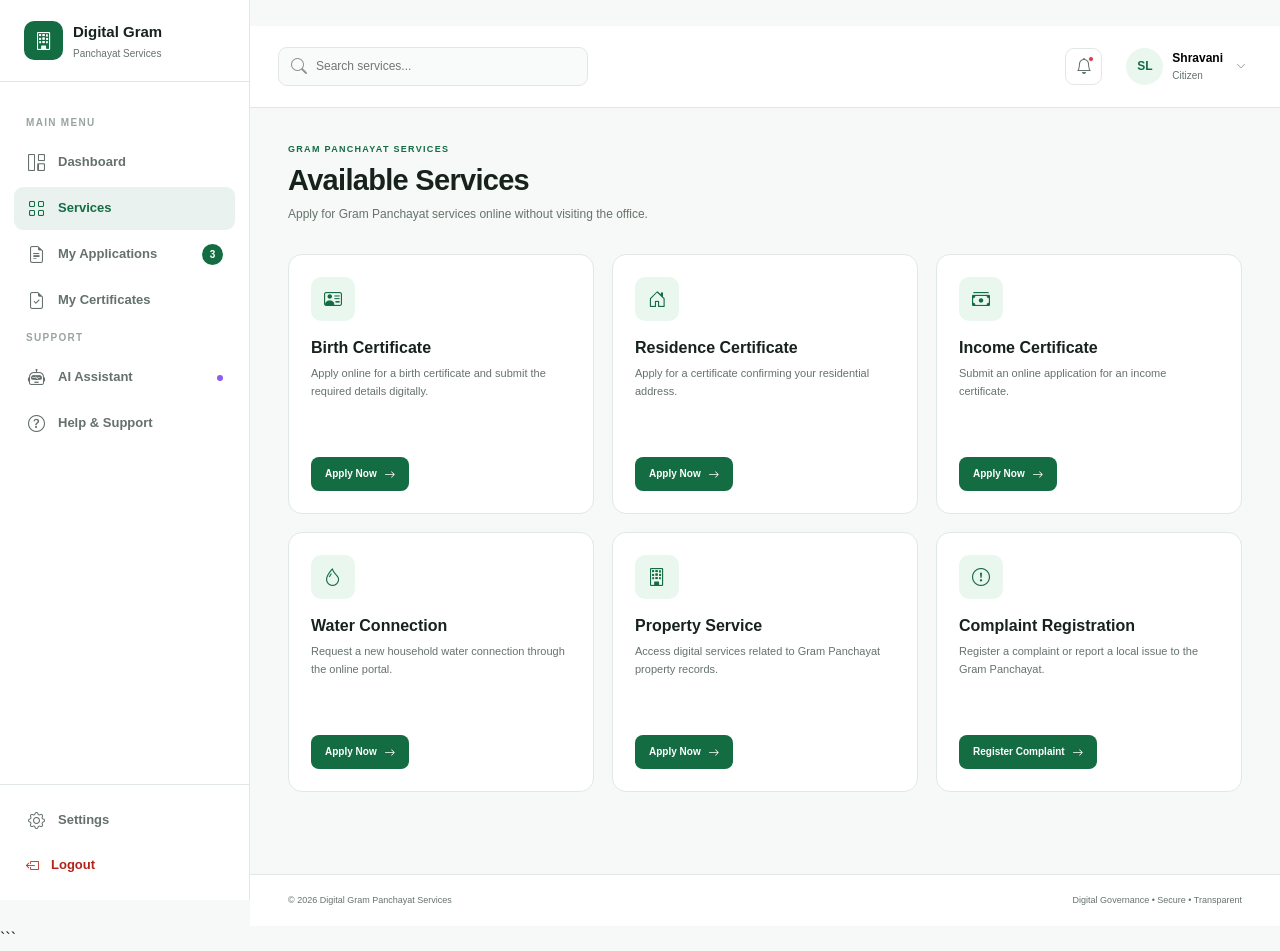
<file: frontend/services.html>
```html
<!DOCTYPE html>
<html lang="en">

<head>

    <meta charset="UTF-8">

    <meta
        name="viewport"
        content="width=device-width, initial-scale=1.0"
    >

    <meta
        name="description"
        content="Gram Panchayat Services - Digital Gram Panchayat Services"
    >

    <title>Services | Digital Gram Panchayat Services</title>

    <!-- Bootstrap -->
    <link
        href="https://cdn.jsdelivr.net/npm/bootstrap@5.3.3/dist/css/bootstrap.min.css"
        rel="stylesheet"
    >

    <!-- Bootstrap Icons -->
    <link
        rel="stylesheet"
        href="https://cdn.jsdelivr.net/npm/bootstrap-icons@1.11.3/font/bootstrap-icons.min.css"
    >

    <!-- Main CSS -->
    <link
        rel="stylesheet"
        href="css/style.css"
    >

    <!-- Dashboard CSS -->
    <link
        rel="stylesheet"
        href="css/dashboard.css"
    >

</head>


<body class="dashboard-page">


    <!-- SIDEBAR -->

    <aside class="dashboard-sidebar">

        <div class="sidebar-brand">

            <a href="index.html">

                <span class="sidebar-brand-icon">
                    <i class="bi bi-building"></i>
                </span>

                <span class="sidebar-brand-text">

                    <strong>
                        Digital Gram
                    </strong>

                    <small>
                        Panchayat Services
                    </small>

                </span>

            </a>

        </div>


        <nav class="sidebar-nav">

            <span class="sidebar-section-title">
                MAIN MENU
            </span>


            <a
                href="dashboard.html"
                class="sidebar-link"
            >

                <i class="bi bi-grid-1x2"></i>

                <span>
                    Dashboard
                </span>

            </a>


            <a
                href="services.html"
                class="sidebar-link active"
            >

                <i class="bi bi-grid"></i>

                <span>
                    Services
                </span>

            </a>


            <a
                href="applications.html"
                class="sidebar-link"
            >

                <i class="bi bi-file-earmark-text"></i>

                <span>
                    My Applications
                </span>

                <span class="sidebar-badge">
                    3
                </span>

            </a>


            <a
                href="certificates.html"
                class="sidebar-link"
            >

                <i class="bi bi-file-earmark-check"></i>

                <span>
                    My Certificates
                </span>

            </a>


            <span class="sidebar-section-title">
                SUPPORT
            </span>


            <a
                href="ai-assistant.html"
                class="sidebar-link"
            >

                <i class="bi bi-robot"></i>

                <span>
                    AI Assistant
                </span>

                <span class="ai-dot"></span>

            </a>


            <a
                href="help.html"
                class="sidebar-link"
            >

                <i class="bi bi-question-circle"></i>

                <span>
                    Help & Support
                </span>

            </a>

        </nav>


        <div class="sidebar-bottom">

            <a
                href="#"
                class="sidebar-link"
            >

                <i class="bi bi-gear"></i>

                <span>
                    Settings
                </span>

            </a>


            <button
                class="sidebar-logout"
                id="logoutButton"
            >

                <i class="bi bi-box-arrow-left"></i>

                <span>
                    Logout
                </span>

            </button>

        </div>

    </aside>


    <!-- MAIN CONTENT -->

    <div class="dashboard-content">


        <!-- TOPBAR -->

        <header class="dashboard-topbar">

            <button
                class="mobile-menu-button"
                id="mobileMenuButton"
                aria-label="Open menu"
            >

                <i class="bi bi-list"></i>

            </button>


            <div class="topbar-search">

                <i class="bi bi-search"></i>

                <input
                    type="search"
                    placeholder="Search services..."
                    id="serviceSearch"
                >

            </div>


            <div class="topbar-actions">

                <button
                    class="topbar-icon-button"
                    title="Notifications"
                >

                    <i class="bi bi-bell"></i>

                    <span class="notification-dot"></span>

                </button>


                <button
                    class="topbar-profile"
                    id="profileButton"
                >

                    <span class="profile-avatar">
                        SL
                    </span>

                    <span class="profile-info">

                        <strong>
                            Shravani
                        </strong>

                        <small>
                            Citizen
                        </small>

                    </span>

                    <i class="bi bi-chevron-down"></i>

                </button>

            </div>

        </header>


        <!-- SERVICES CONTENT -->

        <main class="dashboard-main services-main">


            <section class="services-header">

                <span>
                    GRAM PANCHAYAT SERVICES
                </span>

                <h1>
                    Available Services
                </h1>

                <p>
                    Apply for Gram Panchayat services online
                    without visiting the office.
                </p>

            </section>


            <section class="services-grid">


                <!-- BIRTH CERTIFICATE -->

                <div class="service-card">

                    <div class="service-icon">

                        <i class="bi bi-person-vcard"></i>

                    </div>

                    <h2>
                        Birth Certificate
                    </h2>

                    <p>
                        Apply online for a birth certificate
                        and submit the required details digitally.
                    </p>

                    <a
                        href="birth-certificate.html"
                        class="service-button"
                    >

                        Apply Now

                        <i class="bi bi-arrow-right"></i>

                    </a>

                </div>


                <!-- RESIDENCE CERTIFICATE -->

                <div class="service-card">

                    <div class="service-icon">

                        <i class="bi bi-house-door"></i>

                    </div>

                    <h2>
                        Residence Certificate
                    </h2>

                    <p>
                        Apply for a certificate confirming
                        your residential address.
                    </p>

                    <a
                        href="#"
                        class="service-button"
                    >

                        Apply Now

                        <i class="bi bi-arrow-right"></i>

                    </a>

                </div>


                <!-- INCOME CERTIFICATE -->

                <div class="service-card">

                    <div class="service-icon">

                        <i class="bi bi-cash-stack"></i>

                    </div>

                    <h2>
                        Income Certificate
                    </h2>

                    <p>
                        Submit an online application
                        for an income certificate.
                    </p>

                    <a
                        href="#"
                        class="service-button"
                    >

                        Apply Now

                        <i class="bi bi-arrow-right"></i>

                    </a>

                </div>


                <!-- WATER CONNECTION -->

                <div class="service-card">

                    <div class="service-icon">

                        <i class="bi bi-droplet"></i>

                    </div>

                    <h2>
                        Water Connection
                    </h2>

                    <p>
                        Request a new household water
                        connection through the online portal.
                    </p>

                    <a
                        href="#"
                        class="service-button"
                    >

                        Apply Now

                        <i class="bi bi-arrow-right"></i>

                    </a>

                </div>


                <!-- PROPERTY SERVICE -->

                <div class="service-card">

                    <div class="service-icon">

                        <i class="bi bi-building"></i>

                    </div>

                    <h2>
                        Property Service
                    </h2>

                    <p>
                        Access digital services related
                        to Gram Panchayat property records.
                    </p>

                    <a
                        href="#"
                        class="service-button"
                    >

                        Apply Now

                        <i class="bi bi-arrow-right"></i>

                    </a>

                </div>


                <!-- COMPLAINT -->

                <div class="service-card">

                    <div class="service-icon">

                        <i class="bi bi-exclamation-circle"></i>

                    </div>

                    <h2>
                        Complaint Registration
                    </h2>

                    <p>
                        Register a complaint or report a
                        local issue to the Gram Panchayat.
                    </p>

                    <a
                        href="#"
                        class="service-button"
                    >

                        Register Complaint

                        <i class="bi bi-arrow-right"></i>

                    </a>

                </div>


            </section>

        </main>


        <!-- FOOTER -->

        <footer class="dashboard-footer">

            <span>
                © 2026 Digital Gram Panchayat Services
            </span>

            <span>
                Digital Governance • Secure • Transparent
            </span>

        </footer>


    </div>


    <!-- Dashboard JS -->

    <script src="js/dashboard.js"></script>

</body>

</html>
```
</file>
<file: frontend/css/style.css>
/* =========================================================
   DIGITAL GRAM PANCHAYAT SERVICES
   Global Design System
   ========================================================= */

:root {
    --primary: #146c43;
    --primary-dark: #0f5132;
    --primary-light: #e9f7ef;

    --secondary: #0d6efd;

    --text-dark: #17221c;
    --text-muted: #66736b;

    --background: #ffffff;
    --background-soft: #f6f9f7;

    --border: #e1e8e4;

    --success: #198754;
    --warning: #f5b942;

    --shadow-sm: 0 4px 18px rgba(20, 108, 67, 0.07);
    --shadow-md: 0 12px 35px rgba(20, 108, 67, 0.12);

    --radius-sm: 10px;
    --radius-md: 16px;
    --radius-lg: 24px;

    --transition: 0.25s ease;
}


/* =========================================================
   GLOBAL
   ========================================================= */

* {
    box-sizing: border-box;
}

html {
    scroll-behavior: smooth;
}

body {
    margin: 0;
    padding: 0;

    font-family:
        Inter,
        "Segoe UI",
        Roboto,
        Arial,
        sans-serif;

    color: var(--text-dark);
    background: var(--background);

    line-height: 1.6;
}

a {
    text-decoration: none;
}

img {
    max-width: 100%;
}

.section-padding {
    padding: 100px 0;
}


/* =========================================================
   NAVBAR
   ========================================================= */

.site-header {
    background: rgba(255, 255, 255, 0.96);
    border-bottom: 1px solid var(--border);

    position: sticky;
    top: 0;
    z-index: 1000;

    backdrop-filter: blur(12px);
}

.navbar {
    min-height: 76px;
}

.brand {
    display: flex;
    align-items: center;
    gap: 11px;

    color: var(--text-dark) !important;
}

.brand-icon {
    width: 42px;
    height: 42px;

    display: flex;
    align-items: center;
    justify-content: center;

    background: var(--primary);
    color: white;

    border-radius: 11px;

    font-size: 21px;
}

.brand strong {
    display: block;

    font-size: 17px;
    line-height: 1.1;
}

.brand small {
    display: block;

    color: var(--text-muted);

    font-size: 12px;
    margin-top: 3px;
}

.nav-link {
    color: #44524a !important;

    font-size: 15px;
    font-weight: 500;

    margin: 0 5px;

    transition: var(--transition);
}

.nav-link:hover,
.nav-link.active {
    color: var(--primary) !important;
}

.nav-login {
    border-color: var(--primary);
    color: var(--primary);

    font-weight: 600;
}

.nav-login:hover {
    background: var(--primary);
    color: white;
}

.nav-register {
    background: var(--primary);
    border-color: var(--primary);

    font-weight: 600;
}

.nav-register:hover {
    background: var(--primary-dark);
    border-color: var(--primary-dark);
}

.navbar-toggler {
    border: 1px solid var(--border);

    color: var(--primary);

    font-size: 25px;
}


/* =========================================================
   HERO
   ========================================================= */

.hero-section {
    background:
        radial-gradient(
            circle at 85% 20%,
            rgba(20, 108, 67, 0.08),
            transparent 30%
        ),
        linear-gradient(
            135deg,
            #ffffff 0%,
            #f2f8f4 100%
        );

    padding: 90px 0 85px;

    overflow: hidden;
}

.hero-badge {
    display: inline-flex;
    align-items: center;
    gap: 8px;

    padding: 8px 13px;

    border-radius: 50px;

    background: var(--primary-light);
    color: var(--primary-dark);

    font-size: 14px;
    font-weight: 600;

    margin-bottom: 20px;
}

.hero-title {
    max-width: 760px;

    font-size: clamp(42px, 5vw, 68px);

    font-weight: 800;

    line-height: 1.05;

    letter-spacing: -2px;

    margin-bottom: 24px;
}

.hero-title span {
    color: var(--primary);
}

.hero-description {
    max-width: 650px;

    color: var(--text-muted);

    font-size: 19px;

    line-height: 1.8;

    margin-bottom: 30px;
}

.hero-actions {
    display: flex;
    flex-wrap: wrap;
    gap: 12px;
}

.hero-actions .btn {
    padding: 13px 22px;

    border-radius: 10px;

    font-size: 16px;
    font-weight: 600;
}

.hero-actions .btn-primary {
    background: var(--primary);
    border-color: var(--primary);
}

.hero-actions .btn-primary:hover {
    background: var(--primary-dark);
    border-color: var(--primary-dark);
}

.hero-trust {
    display: flex;
    flex-wrap: wrap;

    gap: 20px;

    margin-top: 30px;

    color: var(--text-muted);

    font-size: 14px;
}

.hero-trust i {
    color: var(--success);

    margin-right: 5px;
}


/* =========================================================
   HERO VISUAL
   ========================================================= */

.hero-visual {
    min-height: 430px;

    position: relative;

    display: flex;
    align-items: center;
    justify-content: center;
}

.hero-building {
    width: 270px;
    height: 270px;

    display: flex;
    align-items: center;
    justify-content: center;

    background: white;

    border-radius: 50%;

    color: var(--primary);

    font-size: 136px;

    box-shadow: var(--shadow-md);

    position: relative;
    z-index: 2;
}

.floating-card {
    position: absolute;

    display: flex;
    align-items: center;

    gap: 12px;

    padding: 14px 17px;

    background: white;

    border: 1px solid var(--border);

    border-radius: 14px;

    box-shadow: var(--shadow-md);

    z-index: 3;
}

.floating-card i {
    width: 38px;
    height: 38px;

    display: flex;
    align-items: center;
    justify-content: center;

    background: var(--primary-light);

    color: var(--primary);

    border-radius: 10px;

    font-size: 19px;
}

.floating-card strong {
    display: block;

    font-size: 14px;
}

.floating-card span {
    display: block;

    color: var(--text-muted);

    font-size: 12px;
}

.card-one {
    top: 45px;
    left: 5px;
}

.card-two {
    bottom: 45px;
    right: 0;
}


/* =========================================================
   STATS
   ========================================================= */

.stats-section {
    background: var(--primary);

    color: white;

    padding: 24px 0;
}

.stats-wrapper {
    display: grid;

    grid-template-columns: repeat(4, 1fr);

    gap: 25px;
}

.stat-item {
    display: flex;
    align-items: center;

    gap: 13px;

    padding: 10px 20px;

    border-right: 1px solid rgba(255, 255, 255, 0.18);
}

.stat-item:last-child {
    border-right: none;
}

.stat-item > i {
    font-size: 26px;

    opacity: 0.9;
}

.stat-item strong {
    display: block;

    font-size: 16px;
}

.stat-item span {
    display: block;

    color: rgba(255, 255, 255, 0.72);

    font-size: 13px;
}


/* =========================================================
   SECTION HEADINGS
   ========================================================= */

.section-heading {
    max-width: 720px;
}

.section-heading.text-center {
    margin-left: auto;
    margin-right: auto;
}

.section-label {
    display: inline-block;

    color: var(--primary);

    font-size: 13px;
    font-weight: 800;

    letter-spacing: 1.5px;

    margin-bottom: 13px;
}

.section-heading h2 {
    font-size: clamp(32px, 4vw, 45px);

    font-weight: 750;

    letter-spacing: -1px;

    margin-bottom: 15px;
}

.section-heading h2 span {
    color: var(--primary);
}

.section-heading p {
    color: var(--text-muted);

    font-size: 17px;

    margin: 0;
}


/* =========================================================
   BENEFITS
   ========================================================= */

.benefit-card {
    height: 100%;

    padding: 32px;

    border: 1px solid var(--border);

    border-radius: var(--radius-md);

    background: white;

    transition: var(--transition);
}

.benefit-card:hover {
    transform: translateY(-6px);

    border-color: rgba(20, 108, 67, 0.25);

    box-shadow: var(--shadow-md);
}

.benefit-icon {
    width: 52px;
    height: 52px;

    display: flex;
    align-items: center;
    justify-content: center;

    background: var(--primary-light);

    color: var(--primary);

    border-radius: 13px;

    font-size: 24px;

    margin-bottom: 22px;
}

.benefit-card h3 {
    font-size: 21px;

    font-weight: 700;

    margin-bottom: 10px;
}

.benefit-card p {
    color: var(--text-muted);

    margin: 0;

    font-size: 15px;
}


/* =========================================================
   SERVICES
   ========================================================= */

.services-section {
    background: var(--background-soft);
}

.service-card {
    position: relative;

    height: 100%;

    padding: 30px;

    background: white;

    border: 1px solid var(--border);

    border-radius: var(--radius-md);

    transition: var(--transition);

    overflow: hidden;
}

.service-card:hover {
    transform: translateY(-7px);

    border-color: rgba(20, 108, 67, 0.25);

    box-shadow: var(--shadow-md);
}

.service-card-icon {
    width: 55px;
    height: 55px;

    display: flex;
    align-items: center;
    justify-content: center;

    background: var(--primary-light);

    color: var(--primary);

    border-radius: 14px;

    font-size: 25px;

    margin-bottom: 24px;
}

.service-number {
    position: absolute;

    top: 25px;
    right: 25px;

    color: #c7d5cd;

    font-size: 13px;
    font-weight: 700;
}

.service-card h3 {
    font-size: 20px;

    font-weight: 700;

    margin-bottom: 10px;
}

.service-card p {
    min-height: 72px;

    color: var(--text-muted);

    font-size: 15px;
}

.service-link {
    display: inline-flex;
    align-items: center;

    gap: 8px;

    color: var(--primary);

    font-size: 15px;
    font-weight: 700;

    transition: var(--transition);
}

.service-link:hover {
    gap: 12px;

    color: var(--primary-dark);
}


/* =========================================================
   PROCESS
   ========================================================= */

.process-wrapper {
    display: grid;

    grid-template-columns: 1fr auto 1fr auto 1fr auto 1fr;

    align-items: center;

    margin-top: 55px;
}

.process-step {
    text-align: center;

    max-width: 220px;

    margin: auto;
}

.process-number {
    color: var(--primary);

    font-size: 13px;
    font-weight: 800;

    margin-bottom: 10px;
}

.process-step > i {
    width: 62px;
    height: 62px;

    display: flex;
    align-items: center;
    justify-content: center;

    margin: auto auto 18px;

    background: var(--primary-light);

    color: var(--primary);

    border-radius: 50%;

    font-size: 25px;
}

.process-step h3 {
    font-size: 18px;

    font-weight: 700;

    margin-bottom: 8px;
}

.process-step p {
    color: var(--text-muted);

    font-size: 14px;

    margin: 0;
}

.process-line {
    width: 55px;

    height: 1px;

    background: var(--border);
}


/* =========================================================
   AI
   ========================================================= */

.ai-section {
    background: var(--background-soft);
}

.ai-card {
    padding: 50px;

    background:
        linear-gradient(
            135deg,
            var(--primary-dark),
            var(--primary)
        );

    border-radius: var(--radius-lg);

    color: white;

    overflow: hidden;
}

.ai-label {
    display: inline-flex;

    align-items: center;

    gap: 7px;

    font-size: 13px;

    font-weight: 800;

    letter-spacing: 1px;

    opacity: 0.85;

    margin-bottom: 15px;
}

.ai-card h2 {
    max-width: 600px;

    font-size: 37px;

    font-weight: 750;

    margin-bottom: 14px;
}

.ai-card p {
    max-width: 650px;

    color: rgba(255, 255, 255, 0.75);

    margin: 0;
}

.ai-card .btn {
    border: none;

    color: var(--primary);

    font-weight: 700;
}


/* =========================================================
   FOOTER
   ========================================================= */

.site-footer {
    background: #10251a;

    color: white;

    padding: 65px 0 25px;
}

.footer-brand {
    display: inline-flex;

    align-items: center;

    gap: 10px;

    color: white;

    font-size: 18px;

    font-weight: 700;

    margin-bottom: 17px;
}

.footer-brand i {
    font-size: 24px;
}

.site-footer p {
    max-width: 450px;

    color: rgba(255, 255, 255, 0.62);

    font-size: 14px;
}

.site-footer h4 {
    font-size: 15px;

    margin-bottom: 17px;
}

.site-footer a:not(.footer-brand) {
    display: block;

    color: rgba(255, 255, 255, 0.62);

    font-size: 14px;

    margin-bottom: 10px;

    transition: var(--transition);
}

.site-footer a:not(.footer-brand):hover {
    color: white;
}

.footer-help {
    display: inline-flex !important;

    align-items: center;

    gap: 7px;
}

.footer-bottom {
    display: flex;

    justify-content: space-between;

    gap: 20px;

    border-top: 1px solid rgba(255, 255, 255, 0.1);

    margin-top: 45px;

    padding-top: 20px;

    color: rgba(255, 255, 255, 0.45);

    font-size: 12px;
}


/* =========================================================
   RESPONSIVE
   ========================================================= */

@media (max-width: 991px) {

    .navbar-nav {
        padding: 20px 0;
    }

    .nav-login,
    .nav-register {
        display: inline-block;

        margin-top: 8px;
    }

    .hero-section {
        padding: 70px 0;
    }

    .hero-visual {
        min-height: 360px;
    }

    .stats-wrapper {
        grid-template-columns: repeat(2, 1fr);
    }

    .stat-item:nth-child(2) {
        border-right: none;
    }

    .process-wrapper {
        grid-template-columns: 1fr 1fr;

        gap: 40px;
    }

    .process-line {
        display: none;
    }

}


@media (max-width: 767px) {

    .section-padding {
        padding: 70px 0;
    }

    .hero-title {
        font-size: 44px;

        letter-spacing: -1px;
    }

    .hero-description {
        font-size: 17px;
    }

    .hero-trust {
        flex-direction: column;

        gap: 8px;
    }

    .hero-visual {
        min-height: 320px;
    }

    .hero-building {
        width: 210px;
        height: 210px;

        font-size: 101px;
    }

    .card-one {
        left: 0;
        top: 25px;
    }

    .card-two {
        right: 0;
        bottom: 25px;
    }

    .stats-wrapper {
        grid-template-columns: 1fr;
    }

    .stat-item {
        border-right: none;

        border-bottom: 1px solid rgba(255, 255, 255, 0.15);

        padding: 14px 0;
    }

    .stat-item:last-child {
        border-bottom: none;
    }

    .process-wrapper {
        grid-template-columns: 1fr;

        gap: 35px;
    }

    .ai-card {
        padding: 35px 25px;
    }

    .ai-card h2 {
        font-size: 30px;
    }

    .footer-bottom {
        flex-direction: column;
    }

}
</file>
<file: frontend/css/dashboard.css>
/* =========================================================
   CITIZEN DASHBOARD
   ========================================================= */

.dashboard-page {
    min-height: 100vh;

    background: #f6f9f7;
}


/* =========================================================
   SIDEBAR
   ========================================================= */

.dashboard-sidebar {
    position: fixed;

    left: 0;
    top: 0;
    bottom: 0;

    width: 250px;

    background: #ffffff;

    border-right: 1px solid var(--border);

    display: flex;

    flex-direction: column;

    z-index: 1000;

    transition: 0.3s ease;
}


.sidebar-brand {
    height: 82px;

    display: flex;

    align-items: center;

    padding: 0 24px;

    border-bottom: 1px solid var(--border);
}

.sidebar-brand a {
    display: flex;

    align-items: center;

    gap: 10px;

    color: var(--text-dark);
}

.sidebar-brand-icon {
    width: 39px;
    height: 39px;

    display: flex;

    align-items: center;
    justify-content: center;

    border-radius: 10px;

    background: var(--primary);

    color: white;

    font-size: 18px;
}

.sidebar-brand-text strong {
    display: block;

    font-size: 15px;
}

.sidebar-brand-text small {
    display: block;

    font-size: 10px;

    color: var(--text-muted);

    margin-top: 2px;
}


/* =========================================================
   NAVIGATION
   ========================================================= */

.sidebar-nav {
    padding: 25px 14px;

    flex: 1;

    overflow-y: auto;
}

.sidebar-section-title {
    display: block;

    padding: 0 12px;

    margin: 8px 0 10px;

    color: #9aa59f;

    font-size: 10px;

    font-weight: 800;

    letter-spacing: 1.3px;
}

.sidebar-link {
    display: flex;

    align-items: center;

    gap: 12px;

    width: 100%;

    min-height: 43px;

    padding: 10px 12px;

    margin-bottom: 3px;

    border-radius: 9px;

    color: #65716a;

    font-size: 13px;

    font-weight: 600;

    transition: var(--transition);
}

.sidebar-link i {
    font-size: 17px;

    width: 20px;

    text-align: center;
}

.sidebar-link:hover {
    color: var(--primary);

    background: var(--primary-light);
}

.sidebar-link.active {
    color: var(--primary);

    background: rgba(20, 108, 67, 0.09);

    font-weight: 700;
}

.sidebar-badge {
    margin-left: auto;

    min-width: 21px;

    height: 21px;

    display: flex;

    align-items: center;
    justify-content: center;

    background: var(--primary);

    color: white;

    border-radius: 20px;

    font-size: 10px;
}

.ai-dot {
    width: 6px;
    height: 6px;

    margin-left: auto;

    border-radius: 50%;

    background: #8b5cf6;
}


/* =========================================================
   SIDEBAR BOTTOM
   ========================================================= */

.sidebar-bottom {
    padding: 14px;

    border-top: 1px solid var(--border);
}

.sidebar-logout {
    width: 100%;

    border: none;

    background: transparent;

    display: flex;

    align-items: center;

    gap: 12px;

    padding: 10px 12px;

    color: #b42318;

    border-radius: 9px;

    font-size: 13px;

    font-weight: 600;

    text-align: left;
}

.sidebar-logout:hover {
    background: #fff1f2;
}


/* =========================================================
   MAIN CONTENT
   ========================================================= */

.dashboard-content {
    margin-left: 250px;
    margin-top: 0;
    padding-top: 0;

    min-height: 100vh;

    display: flex;
    flex-direction: column;
}
/* =========================================================
   TOPBAR
   ========================================================= */

.dashboard-topbar {
    height: 82px;

    margin-top: 0;
    padding-top: 0;

    background: white;
    border-bottom: 1px solid var(--border);

    display: flex;
    align-items: center;
    justify-content: space-between;

    padding-left: 28px;
    padding-right: 28px;

    flex-shrink: 0;
}

.topbar-search {
    position: relative;

    width: 310px;
}

.topbar-search i {
    position: absolute;

    left: 13px;

    top: 50%;

    transform: translateY(-50%);

    color: #8b968f;
}

.topbar-search input {
    width: 100%;

    height: 39px;

    border: 1px solid var(--border);

    border-radius: 9px;

    padding: 8px 12px 8px 37px;

    background: #f9fbfa;

    outline: none;

    font-size: 12px;
}

.topbar-search input:focus {
    border-color: var(--primary);

    background: white;
}

.topbar-actions {
    display: flex;

    align-items: center;

    gap: 18px;
}

.topbar-icon-button {
    position: relative;

    width: 37px;
    height: 37px;

    border: 1px solid var(--border);

    background: white;

    border-radius: 9px;

    color: #66736b;
}

.topbar-icon-button:hover {
    color: var(--primary);

    background: var(--primary-light);
}

.notification-dot {
    position: absolute;

    top: 7px;
    right: 7px;

    width: 6px;
    height: 6px;

    border-radius: 50%;

    background: #dc3545;

    border: 1px solid white;
}

.topbar-profile {
    display: flex;

    align-items: center;

    gap: 9px;

    border: none;

    background: transparent;

    text-align: left;
}

.profile-avatar {
    width: 37px;
    height: 37px;

    display: flex;

    align-items: center;
    justify-content: center;

    background: var(--primary-light);

    color: var(--primary);

    border-radius: 50%;

    font-size: 12px;

    font-weight: 800;
}

.profile-info strong {
    display: block;

    font-size: 12px;
}

.profile-info small {
    display: block;

    font-size: 10px;

    color: var(--text-muted);
}

.topbar-profile > i {
    font-size: 10px;

    color: #87928b;

    margin-left: 4px;
}

.mobile-menu-button {
    display: none;

    border: none;

    background: transparent;

    font-size: 24px;

    color: var(--text-dark);
}


/* =========================================================
   DASHBOARD MAIN
   ========================================================= */

.dashboard-main {
    width: 100%;

    max-width: 1450px;

    margin: 0 auto;

    padding: 34px 38px;

    flex: 1;
}


/* =========================================================
   WELCOME
   ========================================================= */

.dashboard-welcome {
    display: flex;

    align-items: flex-end;

    justify-content: space-between;

    gap: 30px;

    margin-bottom: 28px;
}

.welcome-label {
    display: inline-flex;

    align-items: center;

    gap: 7px;

    color: var(--primary);

    font-size: 10px;

    font-weight: 800;

    letter-spacing: 1.3px;

    margin-bottom: 10px;
}

.dashboard-welcome h1 {
    font-size: 30px;

    font-weight: 800;

    letter-spacing: -0.7px;

    margin-bottom: 6px;
}

.dashboard-welcome h1 span {
    color: var(--primary);
}

.dashboard-welcome p {
    color: var(--text-muted);

    font-size: 13px;

    margin: 0;
}

.dashboard-primary-button {
    display: inline-flex;

    align-items: center;

    gap: 8px;

    padding: 11px 17px;

    border-radius: 9px;

    background: var(--primary);

    color: white;

    font-size: 12px;

    font-weight: 700;

    white-space: nowrap;
}

.dashboard-primary-button:hover {
    background: var(--primary-dark);

    color: white;

    transform: translateY(-1px);
}


/* =========================================================
   STAT CARDS
   ========================================================= */

.dashboard-stats {
    display: grid;

    grid-template-columns:
        repeat(4, 1fr);

    gap: 16px;

    margin-bottom: 35px;
}

.dashboard-stat-card {
    display: flex;

    align-items: center;

    gap: 14px;

    padding: 19px;

    background: white;

    border: 1px solid var(--border);

    border-radius: 13px;

    transition: var(--transition);
}

.dashboard-stat-card:hover {
    transform: translateY(-2px);

    box-shadow:
        0 10px 30px
        rgba(20, 108, 67, 0.07);
}

.stat-icon {
    width: 43px;
    height: 43px;

    min-width: 43px;

    display: flex;

    align-items: center;
    justify-content: center;

    border-radius: 10px;

    font-size: 18px;
}

.stat-icon.blue {
    background: #eff6ff;

    color: #2563eb;
}

.stat-icon.orange {
    background: #fff7ed;

    color: #ea580c;
}

.stat-icon.green {
    background: #ecfdf3;

    color: #067647;
}

.stat-icon.red {
    background: #fff1f2;

    color: #dc3545;
}

.stat-data span {
    display: block;

    color: var(--text-muted);

    font-size: 10px;

    margin-bottom: 3px;
}

.stat-data strong {
    display: block;

    font-size: 23px;

    line-height: 1;

    margin-bottom: 3px;
}

.stat-data small {
    display: block;

    color: #9aa59f;

    font-size: 9px;
}


/* =========================================================
   SECTION
   ========================================================= */

.dashboard-section {
    margin-bottom: 35px;
}

.section-heading {
    display: flex;

    align-items: flex-end;

    justify-content: space-between;

    margin-bottom: 16px;
}

.section-heading > div > span,
.panel-header > div > span {
    color: var(--primary);

    font-size: 9px;

    font-weight: 800;

    letter-spacing: 1.2px;
}

.section-heading h2,
.panel-header h2 {
    font-size: 18px;

    font-weight: 750;

    margin: 3px 0 0;
}

.section-heading > a,
.panel-header > a {
    color: var(--primary);

    font-size: 11px;

    font-weight: 700;
}


/* =========================================================
   QUICK SERVICES
   ========================================================= */

.quick-services {
    display: grid;

    grid-template-columns:
        repeat(5, 1fr);

    gap: 13px;
}

.quick-service-card {
    background: white;

    border: 1px solid var(--border);

    border-radius: 12px;

    padding: 18px 14px;

    transition: var(--transition);
}

.quick-service-card:hover {
    border-color: rgba(20, 108, 67, 0.25);

    transform: translateY(-3px);

    box-shadow:
        0 12px 30px
        rgba(20, 108, 67, 0.08);
}

.quick-service-icon {
    width: 38px;
    height: 38px;

    display: flex;

    align-items: center;
    justify-content: center;

    background: var(--primary-light);

    color: var(--primary);

    border-radius: 9px;

    margin-bottom: 13px;
}

.quick-service-card strong {
    display: block;

    color: var(--text-dark);

    font-size: 12px;

    line-height: 1.4;

    margin-bottom: 4px;
}

.quick-service-card span {
    color: var(--text-muted);

    font-size: 10px;
}


/* =========================================================
   LOWER GRID
   ========================================================= */

.dashboard-lower-grid {
    display: grid;

    grid-template-columns:
        1.5fr 0.8fr;

    gap: 18px;

    margin-bottom: 20px;
}

.dashboard-panel {
    background: white;

    border: 1px solid var(--border);

    border-radius: 14px;

    overflow: hidden;
}

.panel-header {
    display: flex;

    align-items: flex-end;

    justify-content: space-between;

    padding: 20px 21px;

    border-bottom: 1px solid var(--border);
}


/* =========================================================
   APPLICATION LIST
   ========================================================= */

.application-item {
    display: flex;

    align-items: center;

    gap: 13px;

    padding: 15px 21px;

    border-bottom: 1px solid #edf1ee;
}

.application-item:last-child {
    border-bottom: none;
}

.application-icon {
    width: 37px;
    height: 37px;

    min-width: 37px;

    display: flex;

    align-items: center;
    justify-content: center;

    background: var(--primary-light);

    color: var(--primary);

    border-radius: 9px;

    font-size: 15px;
}

.application-info {
    flex: 1;
}

.application-info strong {
    display: block;

    font-size: 12px;

    margin-bottom: 3px;
}

.application-info small {
    display: block;

    color: var(--text-muted);

    font-size: 9px;
}

.status-badge {
    padding: 5px 9px;

    border-radius: 20px;

    font-size: 9px;

    font-weight: 700;
}

.status-badge.pending {
    color: #b45309;

    background: #fffbeb;
}

.status-badge.approved {
    color: #067647;

    background: #ecfdf3;
}

.status-badge.processing {
    color: #1d4ed8;

    background: #eff6ff;
}


/* =========================================================
   AI CARD
   ========================================================= */

.ai-dashboard-card {
    position: relative;

    overflow: hidden;

    min-height: 300px;

    border-radius: 14px;

    background:
        linear-gradient(
            140deg,
            #0d3f2b,
            #146c43
        );

    color: white;
}

.ai-card-glow {
    position: absolute;

    width: 180px;
    height: 180px;

    border-radius: 50%;

    background: rgba(255,255,255,0.08);

    right: -60px;
    top: -60px;
}

.ai-card-content {
    position: relative;

    z-index: 2;

    padding: 27px;
}

.ai-icon {
    width: 43px;
    height: 43px;

    display: flex;

    align-items: center;
    justify-content: center;

    background: rgba(255,255,255,0.12);

    border: 1px solid rgba(255,255,255,0.16);

    border-radius: 11px;

    font-size: 19px;

    margin-bottom: 16px;
}

.ai-label {
    font-size: 9px;

    font-weight: 800;

    letter-spacing: 1.3px;

    opacity: 0.75;
}

.ai-dashboard-card h2 {
    font-size: 24px;

    margin: 5px 0 8px;
}

.ai-dashboard-card p {
    color: rgba(255,255,255,0.75);

    font-size: 11px;

    line-height: 1.7;

    margin-bottom: 22px;
}

.ai-start-button {
    display: inline-flex;

    align-items: center;

    gap: 7px;

    padding: 9px 13px;

    background: white;

    color: var(--primary);

    border: none;

    border-radius: 8px;

    font-size: 11px;

    font-weight: 700;
}

.ai-start-button:hover {
    transform: translateY(-1px);
}


/* =========================================================
   NOTICE
   ========================================================= */

.dashboard-notice {
    display: flex;

    align-items: flex-start;

    gap: 13px;

    padding: 15px 17px;

    margin-top: 3px;

    background: #fffdf5;

    border: 1px solid #f1e7bc;

    border-radius: 11px;
}

.notice-icon {
    width: 35px;
    height: 35px;

    min-width: 35px;

    display: flex;

    align-items: center;
    justify-content: center;

    border-radius: 9px;

    background: #fff4c2;

    color: #9a6700;
}

.dashboard-notice strong {
    display: block;

    font-size: 11px;

    margin-bottom: 3px;
}

.dashboard-notice p {
    color: #7a6a3a;

    font-size: 10px;

    line-height: 1.5;

    margin: 0;
}

.notice-close {
    margin-left: auto;

    border: none;

    background: transparent;

    color: #9a8d65;
}


/* =========================================================
   FOOTER
   ========================================================= */

.dashboard-footer {
    display: flex;

    justify-content: space-between;

    gap: 20px;

    padding: 18px 38px;

    border-top: 1px solid var(--border);

    background: white;

    color: var(--text-muted);

    font-size: 9px;
}


/* =========================================================
   RESPONSIVE
   ========================================================= */

@media (max-width: 1200px) {

    .dashboard-stats {
        grid-template-columns:
            repeat(2, 1fr);
    }

    .quick-services {
        grid-template-columns:
            repeat(3, 1fr);
    }

}


@media (max-width: 991px) {

    .dashboard-sidebar {
        transform: translateX(-100%);
    }

    .dashboard-sidebar.open {
        transform: translateX(0);
    }

    .dashboard-content {
        margin-left: 0;
    }

    .mobile-menu-button {
        display: block;
    }

    .dashboard-topbar {
        padding: 0 20px;
    }

    .topbar-search {
        width: 240px;
    }

    .dashboard-main {
        padding: 28px 22px;
    }

    .dashboard-lower-grid {
        grid-template-columns: 1fr;
    }

}


@media (max-width: 650px) {

    .dashboard-welcome {
        align-items: flex-start;

        flex-direction: column;
    }

    .dashboard-stats {
        grid-template-columns: 1fr;
    }

    .quick-services {
        grid-template-columns:
            repeat(2, 1fr);
    }

    .topbar-search {
        display: none;
    }

    .profile-info,
    .topbar-profile > i {
        display: none;
    }

    .dashboard-footer {
        flex-direction: column;

        text-align: center;

        padding: 16px 20px;
    }

}


@media (max-width: 420px) {

    .quick-services {
        grid-template-columns: 1fr;
    }

    .application-item {
        padding: 13px 15px;
    }

    .status-badge {
        display: none;
    }

}

css
/* =========================================================
   SERVICES PAGE
   ========================================================= */

.services-main {
    width: 100%;
    max-width: 1450px;
    margin: 0 auto;
    padding: 18px 38px 34px;
    flex: 1;
}

.services-header {
    margin-bottom: 30px;
}

.services-header > span {
    display: inline-block;
    color: var(--primary);
    font-size: 9px;
    font-weight: 800;
    letter-spacing: 1.3px;
    margin-bottom: 7px;
}

.services-header h1 {
    font-size: 29px;
    font-weight: 800;
    letter-spacing: -0.7px;
    margin: 0 0 7px;
}

.services-header p {
    color: var(--text-muted);
    font-size: 12px;
    margin: 0;
}


/* SERVICES GRID */

.services-grid {
    display: grid;
    grid-template-columns: repeat(3, 1fr);
    gap: 18px;
}


/* SERVICE CARD */

.service-card {
    display: flex;
    flex-direction: column;

    min-height: 250px;

    padding: 22px;

    background: white;

    border: 1px solid var(--border);

    border-radius: 14px;

    transition: var(--transition);
}

.service-card:hover {
    transform: translateY(-3px);

    border-color: rgba(20, 108, 67, 0.25);

    box-shadow:
        0 12px 30px
        rgba(20, 108, 67, 0.08);
}


/* SERVICE ICON */

.service-icon {
    width: 44px;
    height: 44px;

    display: flex;

    align-items: center;
    justify-content: center;

    background: var(--primary-light);

    color: var(--primary);

    border-radius: 10px;

    font-size: 18px;

    margin-bottom: 17px;
}


/* SERVICE TITLE */

.service-card h2 {
    font-size: 16px;

    font-weight: 750;

    color: var(--text-dark);

    margin: 0 0 8px;
}


/* SERVICE DESCRIPTION */

.service-card p {
    color: var(--text-muted);

    font-size: 11px;

    line-height: 1.6;

    margin: 0 0 20px;

    flex: 1;
}


/* SERVICE BUTTON */

.service-button {
    display: inline-flex;

    align-items: center;
    justify-content: center;

    gap: 7px;

    width: fit-content;

    padding: 9px 14px;

    background: var(--primary);

    color: white;

    border-radius: 8px;

    font-size: 10px;

    font-weight: 700;

    transition: var(--transition);
}

.service-button:hover {
    background: var(--primary-dark);

    color: white;

    transform: translateY(-1px);
}

.service-button i {
    font-size: 11px;
}


/* =========================================================
   SERVICES RESPONSIVE
   ========================================================= */

@media (max-width: 1200px) {

    .services-grid {
        grid-template-columns:
            repeat(2, 1fr);
    }

}


@media (max-width: 991px) {

    .services-main {
        padding: 28px 22px;
    }

}


@media (max-width: 650px) {

    .services-header h1 {
        font-size: 25px;
    }

    .services-grid {
        grid-template-columns: 1fr;
    }

    .service-card {
        min-height: auto;
    }

}

css
/* =========================================================
   BIRTH CERTIFICATE APPLICATION
   ========================================================= */

.birth-application-main {
    width: 100%;
    max-width: 1100px;
    margin: 0 auto;
    padding: 18px 38px 40px;
    flex: 1;
}

.birth-page-header {
    margin-bottom: 26px;
}

.back-link {
    display: inline-flex;
    align-items: center;
    gap: 7px;

    color: var(--primary);

    font-size: 11px;
    font-weight: 700;

    margin-bottom: 22px;
}

.back-link:hover {
    color: var(--primary-dark);
}

.birth-page-header > span {
    display: block;

    color: var(--primary);

    font-size: 9px;
    font-weight: 800;

    letter-spacing: 1.3px;

    margin-bottom: 7px;
}

.birth-page-header h1 {
    font-size: 27px;
    font-weight: 800;

    letter-spacing: -0.5px;

    margin: 0 0 7px;
}

.birth-page-header p {
    color: var(--text-muted);

    font-size: 12px;

    margin: 0;
}


/* FORM */

.birth-application-form {
    display: flex;
    flex-direction: column;
    gap: 18px;
}


/* FORM SECTION */

.form-section {
    background: white;

    border: 1px solid var(--border);

    border-radius: 14px;

    padding: 24px;
}

.form-section-title {
    display: flex;
    align-items: center;

    gap: 12px;

    margin-bottom: 22px;
}

.form-section-icon {
    width: 38px;
    height: 38px;

    display: flex;

    align-items: center;
    justify-content: center;

    border-radius: 9px;

    background: var(--primary-light);

    color: var(--primary);

    font-size: 16px;
}

.form-section-title h2 {
    font-size: 15px;
    font-weight: 750;

    margin: 0 0 3px;
}

.form-section-title p {
    color: var(--text-muted);

    font-size: 10px;

    margin: 0;
}


/* FORM GRID */

.form-grid {
    display: grid;

    grid-template-columns:
        repeat(2, 1fr);

    gap: 17px;
}

.form-field {
    display: flex;

    flex-direction: column;

    gap: 7px;
}

.form-field.full-width {
    grid-column: 1 / -1;
}

.form-field label {
    color: var(--text-dark);

    font-size: 11px;

    font-weight: 700;
}

.form-field label span {
    color: #d64545;
}

.form-field input,
.form-field select,
.form-field textarea {
    width: 100%;

    border: 1px solid var(--border);

    border-radius: 8px;

    background: #fff;

    color: var(--text-dark);

    font-family: inherit;

    font-size: 11px;

    padding: 10px 12px;

    outline: none;

    transition: var(--transition);
}

.form-field input,
.form-field select {
    height: 40px;
}

.form-field textarea {
    resize: vertical;

    min-height: 82px;
}

.form-field input:focus,
.form-field select:focus,
.form-field textarea:focus {
    border-color: var(--primary);

    box-shadow:
        0 0 0 3px
        rgba(20, 108, 67, 0.08);
}

.form-field input::placeholder,
.form-field textarea::placeholder {
    color: #a0a0a0;
}

.form-field small {
    color: var(--text-muted);

    font-size: 9px;
}


/* DECLARATION */

.form-declaration {
    display: flex;

    align-items: flex-start;

    gap: 9px;

    padding: 14px 16px;

    background: var(--primary-light);

    border-radius: 9px;
}

.form-declaration input {
    width: 14px;
    height: 14px;

    margin-top: 2px;

    accent-color: var(--primary);

    flex-shrink: 0;
}

.form-declaration label {
    color: var(--text-dark);

    font-size: 10px;

    line-height: 1.5;

    cursor: pointer;
}


/* FORM ACTIONS */

.form-actions {
    display: flex;

    align-items: center;
    justify-content: flex-end;

    gap: 10px;
}

.form-cancel-button,
.form-submit-button {
    display: inline-flex;

    align-items: center;
    justify-content: center;

    gap: 7px;

    min-height: 38px;

    padding: 9px 16px;

    border-radius: 8px;

    font-family: inherit;

    font-size: 10px;

    font-weight: 700;

    cursor: pointer;

    transition: var(--transition);
}

.form-cancel-button {
    background: white;

    color: var(--text-muted);

    border: 1px solid var(--border);
}

.form-cancel-button:hover {
    color: var(--text-dark);

    border-color: #cfcfcf;
}

.form-submit-button {
    background: var(--primary);

    color: white;

    border: 1px solid var(--primary);
}

.form-submit-button:hover {
    background: var(--primary-dark);

    border-color: var(--primary-dark);

    transform: translateY(-1px);
}


/* RESPONSIVE */

@media (max-width: 700px) {

    .birth-application-main {
        padding: 25px 18px 35px;
    }

    .birth-page-header h1 {
        font-size: 23px;
    }

    .form-section {
        padding: 18px;
    }

    .form-grid {
        grid-template-columns: 1fr;
    }

    .form-field.full-width {
        grid-column: auto;
    }

    .form-actions {
        flex-direction: column-reverse;

        align-items: stretch;
    }

    .form-cancel-button,
    .form-submit-button {
        width: 100%;
    }

}

/* =========================================================
   ALIGN TOPBAR WITH SIDEBAR
   ========================================================= */

.dashboard-page {
    margin: 0 !important;
    padding: 0 !important;
}

.dashboard-content {
    margin-top: 0 !important;
    padding-top: 0 !important;
}

.dashboard-topbar {
    margin-top: 0 !important;
    top: 0 !important;
}

/* =========================================================
   APPLICATION VIEW DETAILS BUTTON
   ========================================================= */

.view-details-btn {
    margin-top: 8px;
    padding: 6px 12px;

    border: 1px solid var(--primary);
    border-radius: 6px;

    background: white;
    color: var(--primary);

    font-family: inherit;
    font-size: 10px;
    font-weight: 600;

    cursor: pointer;

    transition: 0.2s ease;
}

.view-details-btn:hover {
    background: var(--primary);
    color: white;
}

/* =========================================================
   APPLICATION DETAILS POPUP
   ========================================================= */

.application-modal {
    display: none;

    position: fixed;
    inset: 0;

    z-index: 9999;

    align-items: center;
    justify-content: center;

    padding: 20px;

    background: rgba(20, 30, 25, 0.45);
}

.application-modal.show {
    display: flex;
}

.application-modal-box {
    width: 100%;
    max-width: 480px;

    background: white;

    border-radius: 14px;

    box-shadow: 0 15px 45px rgba(0, 0, 0, 0.15);

    overflow: hidden;

    animation: applicationModalShow 0.2s ease;
}

@keyframes applicationModalShow {

    from {
        opacity: 0;
        transform: translateY(10px) scale(0.98);
    }

    to {
        opacity: 1;
        transform: translateY(0) scale(1);
    }

}

.application-modal-header {
    display: flex;

    align-items: flex-start;
    justify-content: space-between;

    padding: 20px 22px;

    border-bottom: 1px solid var(--border);
}

.modal-label {
    display: block;

    margin-bottom: 5px;

    color: var(--primary);

    font-size: 8px;

    font-weight: 800;

    letter-spacing: 1.2px;
}

.application-modal-header h2 {
    margin: 0;

    color: var(--text-dark);

    font-size: 18px;

    font-weight: 750;
}

.modal-close-btn {
    width: 32px;
    height: 32px;

    display: flex;

    align-items: center;
    justify-content: center;

    border: none;

    border-radius: 7px;

    background: #f4f6f5;

    color: var(--text-muted);

    cursor: pointer;

    transition: 0.2s ease;
}

.modal-close-btn:hover {
    background: #e9eeeb;

    color: var(--text-dark);
}

.application-modal-body {
    padding: 22px;
}

.modal-detail {
    display: flex;

    flex-direction: column;

    gap: 5px;

    padding: 12px 0;

    border-bottom: 1px solid #edf0ee;
}

.modal-detail:first-child {
    padding-top: 0;
}

.modal-detail span {
    color: var(--text-muted);

    font-size: 9px;

    font-weight: 600;
}

.modal-detail strong {
    color: var(--text-dark);

    font-size: 12px;

    font-weight: 700;
}

.modal-detail-row {
    display: grid;

    grid-template-columns: 1fr 1fr;

    gap: 20px;
}

.modal-detail-row .modal-detail {
    border-bottom: none;
}

.application-modal-footer {
    display: flex;

    justify-content: flex-end;

    padding: 14px 22px;

    border-top: 1px solid var(--border);

    background: #fafcfb;
}

.modal-close-action {
    padding: 8px 18px;

    border: none;

    border-radius: 7px;

    background: var(--primary);

    color: white;

    font-family: inherit;

    font-size: 10px;

    font-weight: 700;

    cursor: pointer;

    transition: 0.2s ease;
}

.modal-close-action:hover {
    background: var(--primary-dark);
}


/* MOBILE */

@media (max-width: 600px) {

    .application-modal {
        padding: 14px;
    }

    .application-modal-box {
        max-width: 100%;
    }

    .modal-detail-row {
        grid-template-columns: 1fr;
        gap: 0;
    }

}

/* =========================================================
   APPLICATION SUCCESS MESSAGE
   ========================================================= */

.application-success {
    display: none;

    max-width: 650px;

    margin: 30px auto;

    padding: 35px 30px;

    background: white;

    border: 1px solid var(--border);

    border-radius: 14px;

    text-align: center;

    box-shadow: 0 8px 25px rgba(0, 0, 0, 0.06);
}

.application-success.show {
    display: block;
}

.success-icon {
    width: 58px;
    height: 58px;

    display: flex;

    align-items: center;
    justify-content: center;

    margin: 0 auto 14px;

    border-radius: 50%;

    background: #e8f7ee;

    color: #25804a;

    font-size: 27px;
}

.success-label {
    display: block;

    margin-bottom: 7px;

    color: var(--primary);

    font-size: 9px;

    font-weight: 800;

    letter-spacing: 1.2px;
}

.application-success h2 {
    margin: 0 0 8px;

    color: var(--text-dark);

    font-size: 21px;

    font-weight: 750;
}

.application-success p {
    margin: 0 auto 22px;

    max-width: 450px;

    color: var(--text-muted);

    font-size: 11px;

    line-height: 1.6;
}

.success-application-id {
    display: inline-flex;

    flex-direction: column;

    gap: 5px;

    padding: 12px 25px;

    margin-bottom: 22px;

    background: #f6faf7;

    border: 1px solid #e0ebe4;

    border-radius: 8px;
}

.success-application-id span {
    color: var(--text-muted);

    font-size: 9px;
}

.success-application-id strong {
    color: var(--primary);

    font-size: 14px;

    letter-spacing: 0.5px;
}

.success-actions {
    display: flex;

    align-items: center;
    justify-content: center;

    gap: 10px;

    flex-wrap: wrap;
}

.success-primary-btn,
.success-secondary-btn {
    display: inline-flex;

    align-items: center;
    justify-content: center;

    gap: 7px;

    min-height: 36px;

    padding: 8px 15px;

    border-radius: 7px;

    font-family: inherit;

    font-size: 10px;

    font-weight: 700;

    text-decoration: none;

    cursor: pointer;

    transition: 0.2s ease;
}

.success-primary-btn {
    background: var(--primary);

    color: white;
}

.success-primary-btn:hover {
    background: var(--primary-dark);

    color: white;

    transform: translateY(-1px);
}

.success-secondary-btn {
    border: 1px solid var(--border);

    background: white;

    color: var(--text-dark);
}

.success-secondary-btn:hover {
    background: #f6f8f7;

    color: var(--text-dark);
}
</file>
<file: frontend/css/ai-assistant.css>
/* =========================================================
   DIGITAL GRAM PANCHAYAT
   AI ASSISTANT PAGE
========================================================= */


/* ================= PAGE ================= */

.ai-page {

    padding: 35px;

}


/* ================= HEADER ================= */

.ai-header {

    margin-bottom: 25px;

}


.ai-header span {

    font-size: 13px;

    font-weight: 700;

    letter-spacing: 1.5px;

    color: #6c757d;

}


.ai-header h1 {

    margin: 6px 0;

    font-size: 30px;

    font-weight: 700;

}


.ai-header p {

    margin: 0;

    color: #6c757d;

    font-size: 15px;

}


/* ================= AI CONTAINER ================= */

.ai-container {

    max-width: 900px;

    background: #ffffff;

    border: 1px solid #e7e7e7;

    border-radius: 18px;

    overflow: hidden;

    box-shadow:
        0 8px 25px rgba(0, 0, 0, 0.04);

}


/* ================= AI TOP ================= */

.ai-top {

    display: flex;

    align-items: center;

    gap: 14px;

    padding: 20px 24px;

    border-bottom: 1px solid #eeeeee;

}


.ai-avatar {

    width: 48px;

    height: 48px;

    border-radius: 13px;

    background: #eaf6f0;

    color: #087443;

    display: flex;

    align-items: center;

    justify-content: center;

    font-size: 22px;

}


.ai-top h2 {

    font-size: 17px;

    font-weight: 700;

    margin: 0 0 4px;

}


.ai-top p {

    margin: 0;

    font-size: 12px;

    color: #087443;

}


.online-dot {

    display: inline-block;

    width: 7px;

    height: 7px;

    border-radius: 50%;

    background: #16a05d;

    margin-right: 5px;

}


/* ================= CHAT ================= */

.ai-chat {

    height: 430px;

    padding: 25px;

    overflow-y: auto;

    background: #fafbfc;

}


/* ================= MESSAGE ================= */

.chat-message {

    display: flex;

    margin-bottom: 20px;

}


.chat-message.assistant {

    justify-content: flex-start;

}


.chat-message.user {

    justify-content: flex-end;

}


.chat-avatar {

    width: 34px;

    height: 34px;

    border-radius: 10px;

    background: #eaf6f0;

    color: #087443;

    display: flex;

    align-items: center;

    justify-content: center;

    margin-right: 10px;

    flex-shrink: 0;

}


.chat-bubble {

    max-width: 70%;

    padding: 12px 15px;

    border-radius: 13px;

    font-size: 13px;

    line-height: 1.6;

}


.chat-bubble p {

    margin: 0 0 7px;

}


.chat-bubble p:last-child {

    margin-bottom: 0;

}


.chat-message.assistant
.chat-bubble {

    background: #ffffff;

    border: 1px solid #e5e5e5;

    color: #333;

    border-top-left-radius: 4px;

}


.chat-message.user
.chat-bubble {

    background: #087443;

    color: #ffffff;

    border-top-right-radius: 4px;

}


/* ================= QUICK QUESTIONS ================= */

.quick-questions {

    padding: 16px 22px;

    border-top: 1px solid #eeeeee;

}


.quick-questions > span {

    display: block;

    font-size: 11px;

    font-weight: 700;

    letter-spacing: 1px;

    color: #777;

    margin-bottom: 10px;

}


.quick-question-buttons {

    display: flex;

    flex-wrap: wrap;

    gap: 8px;

}


.quick-question {

    border: 1px solid #dce2e5;

    background: #ffffff;

    color: #444;

    border-radius: 20px;

    padding: 7px 13px;

    font-size: 12px;

    cursor: pointer;

    transition: 0.2s ease;

}


.quick-question:hover {

    border-color: #087443;

    color: #087443;

    background: #f2faf6;

}


/* ================= INPUT ================= */

.ai-input-area {

    display: flex;

    align-items: center;

    gap: 10px;

    padding: 15px 20px;

    border-top: 1px solid #eeeeee;

}


.ai-input-area input {

    flex: 1;

    height: 44px;

    border: 1px solid #dfe3e6;

    border-radius: 9px;

    padding: 0 14px;

    outline: none;

    font-size: 13px;

}


.ai-input-area input:focus {

    border-color: #087443;

    box-shadow:
        0 0 0 3px rgba(8, 116, 67, 0.08);

}


.ai-send-button {

    width: 44px;

    height: 44px;

    border: none;

    border-radius: 9px;

    background: #087443;

    color: #ffffff;

    display: flex;

    align-items: center;

    justify-content: center;

    cursor: pointer;

}


.ai-send-button:hover {

    background: #065c35;

}


/* ================= DISCLAIMER ================= */

.ai-disclaimer {

    padding: 0 20px 15px;

    font-size: 11px;

    color: #999;

}


.ai-disclaimer i {

    margin-right: 4px;

}


/* ================= RESPONSIVE ================= */

@media (max-width: 768px) {

    .ai-page {

        padding: 20px;

    }


    .ai-header h1 {

        font-size: 25px;

    }


    .ai-chat {

        height: 400px;

        padding: 18px;

    }


    .chat-bubble {

        max-width: 85%;

    }

}


@media (max-width: 500px) {

    .ai-top {

        padding: 16px;

    }


    .ai-chat {

        height: 380px;

    }


    .quick-questions {

        padding: 14px;

    }


    .ai-input-area {

        padding: 12px;

    }

}
</file>
<file: frontend/css/applications.css>
/* =========================================================
   DIGITAL GRAM PANCHAYAT
   MY APPLICATIONS PAGE
========================================================= */


/* ================= APPLICATIONS PAGE ================= */

.applications-page {
    padding: 35px;
}


/* ================= PAGE HEADER ================= */

.applications-header {
    margin-bottom: 28px;
}

.applications-header span {
    font-size: 13px;
    font-weight: 700;
    letter-spacing: 1.5px;
    color: #6c757d;
}

.applications-header h1 {
    margin: 6px 0;
    font-size: 30px;
    font-weight: 700;
}

.applications-header p {
    margin: 0;
    color: #6c757d;
    font-size: 15px;
}


/* ================= APPLICATION CARD ================= */

.application-card {
    background: #ffffff;
    border: 1px solid #e8e8e8;
    border-radius: 16px;
    padding: 22px;
    margin-bottom: 16px;

    display: flex;
    align-items: center;
    justify-content: space-between;

    gap: 20px;

    transition: 0.2s ease;
}


.application-card:hover {
    transform: translateY(-2px);

    box-shadow:
        0 8px 24px rgba(0, 0, 0, 0.06);
}


/* ================= LEFT SIDE ================= */

.application-left {
    display: flex;
    align-items: center;
    gap: 16px;
}


/* ================= APPLICATION ICON ================= */

.application-icon-box {
    width: 52px;
    height: 52px;

    border-radius: 13px;

    display: flex;
    align-items: center;
    justify-content: center;

    background: #eef5ff;
    color: #1769aa;

    font-size: 22px;

    flex-shrink: 0;
}


/* ================= APPLICATION DETAILS ================= */

.application-details h3 {
    font-size: 17px;

    margin: 0 0 5px;

    font-weight: 700;
}


.application-details p {
    margin: 0;

    color: #777;

    font-size: 13px;
}


/* ================= RIGHT SIDE ================= */

.application-right {
    text-align: right;

    min-width: 130px;
}


/* ================= APPLICATION ID ================= */

.application-id {
    display: block;

    color: #777;

    font-size: 12px;

    margin-bottom: 8px;
}


/* ================= STATUS ================= */

.status {
    display: inline-block;

    padding: 6px 12px;

    border-radius: 20px;

    font-size: 12px;

    font-weight: 600;
}


/* Pending */

.status.pending {
    background: #fff4d6;
    color: #9a6b00;
}


/* Approved */

.status.approved {
    background: #e4f7ec;
    color: #187a45;
}


/* Processing */

.status.processing {
    background: #e6f1ff;
    color: #1769aa;
}


/* Rejected */

.status.rejected {
    background: #fde8e8;
    color: #b42318;
}


/* ================= EMPTY STATE ================= */

.empty-state {
    background: #ffffff;

    border: 1px solid #e8e8e8;

    border-radius: 16px;

    padding: 50px 20px;

    text-align: center;

    display: none;
}


.empty-state i {
    font-size: 45px;

    color: #aaa;

    margin-bottom: 15px;
}


.empty-state h3 {
    font-size: 20px;

    margin-bottom: 8px;
}


.empty-state p {
    color: #777;

    font-size: 14px;
}


/* ================= VIEW DETAILS BUTTON ================= */

.view-details-btn {
    margin-top: 10px;

    padding: 7px 14px;

    border: none;

    border-radius: 8px;

    background: #1769aa;

    color: #ffffff;

    font-size: 12px;

    font-weight: 600;

    cursor: pointer;

    transition: 0.2s ease;
}


.view-details-btn:hover {
    background: #125789;

    transform: translateY(-1px);
}


/* ================= APPLICATION MODAL ================= */

.application-modal {
    position: fixed;

    inset: 0;

    background: rgba(0, 0, 0, 0.45);

    display: none;

    align-items: center;
    justify-content: center;

    padding: 20px;

    z-index: 9999;
}


.application-modal.show {
    display: flex;
}


.application-modal-box {
    width: 100%;

    max-width: 520px;

    background: #ffffff;

    border-radius: 18px;

    overflow: hidden;

    box-shadow:
        0 20px 60px rgba(0, 0, 0, 0.18);
}


/* ================= MODAL HEADER ================= */

.application-modal-header {
    padding: 22px 24px;

    display: flex;

    justify-content: space-between;

    align-items: flex-start;

    border-bottom: 1px solid #eeeeee;
}


.modal-label {
    display: block;

    font-size: 11px;

    font-weight: 700;

    letter-spacing: 1.5px;

    color: #6c757d;

    margin-bottom: 5px;
}


.application-modal-header h2 {
    margin: 0;

    font-size: 22px;

    font-weight: 700;
}


/* ================= MODAL CLOSE ================= */

.modal-close-btn {
    width: 36px;
    height: 36px;

    border: none;

    border-radius: 8px;

    background: #f5f5f5;

    color: #555;

    display: flex;

    align-items: center;
    justify-content: center;

    cursor: pointer;

    transition: 0.2s ease;
}


.modal-close-btn:hover {
    background: #eeeeee;
}


/* ================= MODAL BODY ================= */

.application-modal-body {
    padding: 24px;
}


.modal-detail {
    margin-bottom: 20px;
}


.modal-detail span {
    display: block;

    font-size: 12px;

    color: #777;

    margin-bottom: 5px;
}


.modal-detail strong {
    font-size: 15px;

    color: #222;
}


.modal-detail-row {
    display: grid;

    grid-template-columns: 1fr 1fr;

    gap: 20px;
}


/* ================= MODAL FOOTER ================= */

.application-modal-footer {
    padding: 18px 24px;

    border-top: 1px solid #eeeeee;

    display: flex;

    justify-content: flex-end;
}


.modal-close-action {
    padding: 9px 18px;

    border: none;

    border-radius: 8px;

    background: #1769aa;

    color: #ffffff;

    font-size: 13px;

    font-weight: 600;

    cursor: pointer;
}


.modal-close-action:hover {
    background: #125789;
}


/* ================= MOBILE ================= */

@media (max-width: 768px) {

    .applications-page {
        padding: 20px;
    }


    .application-card {
        align-items: flex-start;

        flex-direction: column;
    }


    .application-right {
        text-align: left;

        margin-left: 68px;
    }


    .applications-header h1 {
        font-size: 25px;
    }


    .application-modal-box {
        max-width: 100%;
    }


    .modal-detail-row {
        grid-template-columns: 1fr;
        gap: 0;
    }

}
</file>
<file: frontend/css/certificates.css>
/* =========================================================
   DIGITAL GRAM PANCHAYAT
   MY CERTIFICATES PAGE
========================================================= */


/* ================= PAGE ================= */

.certificates-page {

    padding: 35px;

}


/* ================= HEADER ================= */

.certificates-header {

    margin-bottom: 28px;

}


.certificates-header span {

    font-size: 13px;

    font-weight: 700;

    letter-spacing: 1.5px;

    color: #6c757d;

}


.certificates-header h1 {

    margin: 6px 0;

    font-size: 30px;

    font-weight: 700;

}


.certificates-header p {

    margin: 0;

    color: #6c757d;

    font-size: 15px;

}


/* ================= CERTIFICATE CARD ================= */

.certificate-card {

    background: #ffffff;

    border: 1px solid #e8e8e8;

    border-radius: 16px;

    padding: 22px;

    margin-bottom: 16px;

    display: flex;

    align-items: center;

    justify-content: space-between;

    gap: 20px;

    transition: 0.2s ease;

}


.certificate-card:hover {

    transform: translateY(-2px);

    box-shadow:
        0 8px 24px rgba(0, 0, 0, 0.06);

}


/* ================= LEFT ================= */

.certificate-left {

    display: flex;

    align-items: center;

    gap: 16px;

}


/* ================= ICON ================= */

.certificate-icon {

    width: 54px;

    height: 54px;

    border-radius: 14px;

    display: flex;

    align-items: center;

    justify-content: center;

    background: #e8f6ef;

    color: #087443;

    font-size: 23px;

    flex-shrink: 0;

}


/* ================= DETAILS ================= */

.certificate-details {

    display: flex;

    flex-direction: column;

}


.certificate-type {

    font-size: 11px;

    font-weight: 700;

    letter-spacing: 1.2px;

    color: #087443;

    margin-bottom: 3px;

}


.certificate-details h2 {

    font-size: 17px;

    margin: 0 0 5px;

    font-weight: 700;

}


.certificate-details p {

    margin: 0 0 5px;

    color: #777;

    font-size: 13px;

}


.certificate-id {

    color: #777;

    font-size: 12px;

}


/* ================= ACTIONS ================= */

.certificate-actions {

    display: flex;

    align-items: center;

    gap: 9px;

}


.certificate-actions button {

    border: none;

    border-radius: 8px;

    padding: 9px 14px;

    font-size: 13px;

    font-weight: 600;

    cursor: pointer;

    transition: 0.2s ease;

}


.certificate-view-btn {

    background: #1769aa;

    color: #ffffff;

}


.certificate-view-btn:hover {

    background: #12578e;

}


.certificate-download-btn {

    background: #e8f6ef;

    color: #087443;

}


.certificate-download-btn:hover {

    background: #d8f0e4;

}


/* ================= EMPTY STATE ================= */

.certificate-empty-state {

    background: #ffffff;

    border: 1px solid #e8e8e8;

    border-radius: 16px;

    padding: 55px 20px;

    text-align: center;

    display: none;

}


.certificate-empty-icon {

    width: 70px;

    height: 70px;

    margin: 0 auto 18px;

    border-radius: 50%;

    background: #f1f3f5;

    display: flex;

    align-items: center;

    justify-content: center;

}


.certificate-empty-icon i {

    font-size: 30px;

    color: #999;

}


.certificate-empty-state h2 {

    font-size: 20px;

    margin-bottom: 8px;

}


.certificate-empty-state p {

    color: #777;

    font-size: 14px;

    margin-bottom: 20px;

}


/* ================= BROWSE SERVICES ================= */

.browse-services-btn {

    display: inline-flex;

    align-items: center;

    gap: 8px;

    text-decoration: none;

    background: #087443;

    color: #ffffff;

    padding: 10px 16px;

    border-radius: 8px;

    font-size: 13px;

    font-weight: 600;

}


.browse-services-btn:hover {

    color: #ffffff;

    background: #065c35;

}


/* ================= MODAL ================= */

.certificate-modal {

    position: fixed;

    inset: 0;

    background: rgba(15, 23, 42, 0.55);

    display: none;

    align-items: center;

    justify-content: center;

    padding: 20px;

    z-index: 9999;

}


.certificate-modal.show {

    display: flex;

}


.certificate-modal-box {

    width: 100%;

    max-width: 600px;

    max-height: 90vh;

    overflow-y: auto;

    background: #ffffff;

    border-radius: 18px;

    box-shadow:
        0 20px 60px rgba(0, 0, 0, 0.18);

}


/* ================= MODAL HEADER ================= */

.certificate-modal-header {

    padding: 22px 24px;

    display: flex;

    align-items: center;

    justify-content: space-between;

    border-bottom: 1px solid #eeeeee;

}


.certificate-modal-header span {

    font-size: 11px;

    font-weight: 700;

    letter-spacing: 1.4px;

    color: #087443;

}


.certificate-modal-header h2 {

    font-size: 22px;

    margin: 4px 0 0;

    font-weight: 700;

}


.certificate-modal-close {

    width: 36px;

    height: 36px;

    border: none;

    border-radius: 8px;

    background: #f4f4f4;

    color: #555;

    cursor: pointer;

}


.certificate-modal-close:hover {

    background: #eeeeee;

}


/* ================= MODAL BODY ================= */

.certificate-modal-body {

    padding: 24px;

}


/* ================= CERTIFICATE PREVIEW ================= */

.certificate-preview {

    border: 1px solid #dfe7e2;

    border-radius: 12px;

    padding: 30px;

    text-align: center;

    background: #fbfdfc;

}


.preview-logo {

    width: 48px;

    height: 48px;

    margin: 0 auto 10px;

    border-radius: 10px;

    background: #087443;

    color: #ffffff;

    display: flex;

    align-items: center;

    justify-content: center;

    font-size: 21px;

}


.preview-government {

    font-size: 11px;

    font-weight: 700;

    letter-spacing: 1.5px;

    color: #087443;

}


.certificate-preview h2 {

    margin: 8px 0 15px;

    font-size: 23px;

}


.preview-line {

    width: 80px;

    height: 2px;

    background: #087443;

    margin: 0 auto 18px;

}


.certificate-preview p {

    color: #666;

    font-size: 13px;

    margin-bottom: 25px;

}


/* ================= PREVIEW DETAILS ================= */

.preview-details {

    display: grid;

    grid-template-columns: repeat(3, 1fr);

    gap: 12px;

}


.preview-details > div {

    padding: 14px;

    border-radius: 9px;

    background: #ffffff;

    border: 1px solid #e7ece9;

}


.preview-details span {

    display: block;

    font-size: 11px;

    color: #777;

    margin-bottom: 5px;

}


.preview-details strong {

    display: block;

    font-size: 13px;

}


/* ================= PREVIEW FOOTER ================= */

.preview-footer {

    margin-top: 22px;

    color: #087443;

    font-size: 12px;

    font-weight: 600;

}


.preview-footer i {

    margin-right: 4px;

}


/* ================= MODAL FOOTER ================= */

.certificate-modal-footer {

    padding: 16px 24px;

    border-top: 1px solid #eeeeee;

    text-align: right;

}


.certificate-modal-close-action {

    border: none;

    background: #f1f3f5;

    color: #333;

    padding: 9px 18px;

    border-radius: 8px;

    font-size: 13px;

    font-weight: 600;

    cursor: pointer;

}


.certificate-modal-close-action:hover {

    background: #e5e7eb;

}


/* ================= RESPONSIVE ================= */

@media (max-width: 768px) {

    .certificates-page {

        padding: 20px;

    }


    .certificates-header h1 {

        font-size: 25px;

    }


    .certificate-card {

        flex-direction: column;

        align-items: flex-start;

    }


    .certificate-actions {

        width: 100%;

    }


    .certificate-actions button {

        flex: 1;

    }


    .preview-details {

        grid-template-columns: 1fr;

    }

}


@media (max-width: 480px) {

    .certificate-left {

        align-items: flex-start;

    }


    .certificate-icon {

        width: 46px;

        height: 46px;

        font-size: 19px;

    }


    .certificate-details h2 {

        font-size: 15px;

    }


    .certificate-actions {

        flex-direction: column;

    }


    .certificate-actions button {

        width: 100%;

    }


    .certificate-preview {

        padding: 20px;

    }

}
</file>
<file: frontend/css/help.css>
/* =========================================================
   DIGITAL GRAM PANCHAYAT
   HELP & SUPPORT PAGE
========================================================= */


/* ================= PAGE ================= */

.help-page {

    padding: 35px;

}


/* ================= HEADER ================= */

.help-header {

    margin-bottom: 25px;

}


.help-header span {

    font-size: 13px;

    font-weight: 700;

    letter-spacing: 1.5px;

    color: #6c757d;

}


.help-header h1 {

    margin: 6px 0;

    font-size: 30px;

    font-weight: 700;

}


.help-header p {

    margin: 0;

    color: #6c757d;

    font-size: 15px;

}


/* ================= SEARCH ================= */

.help-search-box {

    max-width: 700px;

    height: 50px;

    background: #ffffff;

    border: 1px solid #e3e6e8;

    border-radius: 10px;

    display: flex;

    align-items: center;

    padding: 0 16px;

    margin-bottom: 35px;

}


.help-search-box i {

    color: #777;

    margin-right: 10px;

}


.help-search-box input {

    width: 100%;

    border: none;

    outline: none;

    font-size: 14px;

}


/* ================= SECTION TITLE ================= */

.help-section-title {

    margin-bottom: 20px;

}


.help-section-title h2 {

    font-size: 22px;

    font-weight: 700;

    margin: 0 0 5px;

}


.help-section-title p {

    margin: 0;

    color: #777;

    font-size: 14px;

}


/* ================= CATEGORIES ================= */

.help-categories {

    display: grid;

    grid-template-columns:
        repeat(4, 1fr);

    gap: 16px;

    margin-bottom: 40px;

}


.help-category-card {

    background: #ffffff;

    border: 1px solid #e8e8e8;

    border-radius: 14px;

    padding: 22px;

    transition: 0.2s ease;

}


.help-category-card:hover {

    transform: translateY(-3px);

    box-shadow:
        0 8px 24px rgba(0, 0, 0, 0.06);

}


.help-category-icon {

    width: 46px;

    height: 46px;

    border-radius: 11px;

    background: #eef5ff;

    color: #1769aa;

    display: flex;

    align-items: center;

    justify-content: center;

    font-size: 20px;

    margin-bottom: 16px;

}


.help-category-card h3 {

    font-size: 16px;

    font-weight: 700;

    margin-bottom: 7px;

}


.help-category-card p {

    font-size: 13px;

    color: #777;

    line-height: 1.6;

    min-height: 62px;

}


.help-category-card a {

    color: #1769aa;

    text-decoration: none;

    font-size: 13px;

    font-weight: 600;

}


.help-category-card a i {

    margin-left: 4px;

}


/* ================= FAQ ================= */

.faq-section {

    margin-bottom: 35px;

}


.faq-list {

    background: #ffffff;

    border: 1px solid #e8e8e8;

    border-radius: 14px;

    overflow: hidden;

}


.faq-item {

    border-bottom: 1px solid #eeeeee;

}


.faq-item:last-child {

    border-bottom: none;

}


.faq-question {

    width: 100%;

    border: none;

    background: #ffffff;

    padding: 19px 22px;

    display: flex;

    align-items: center;

    justify-content: space-between;

    text-align: left;

    font-size: 14px;

    font-weight: 600;

    cursor: pointer;

}


.faq-question:hover {

    background: #fafafa;

}


.faq-question i {

    transition: transform 0.2s ease;

    color: #777;

}


.faq-item.open
.faq-question i {

    transform: rotate(180deg);

}


.faq-answer {

    max-height: 0;

    overflow: hidden;

    transition:
        max-height 0.25s ease;

}


.faq-answer p {

    padding:
        0 22px 18px;

    margin: 0;

    color: #777;

    font-size: 13px;

    line-height: 1.7;

}


/* ================= CONTACT ================= */

.contact-support {

    background: #eaf6f0;

    border: 1px solid #d6ebdf;

    border-radius: 16px;

    padding: 24px;

    display: flex;

    align-items: center;

    gap: 18px;

}


.contact-support-icon {

    width: 52px;

    height: 52px;

    border-radius: 13px;

    background: #087443;

    color: #ffffff;

    display: flex;

    align-items: center;

    justify-content: center;

    font-size: 22px;

    flex-shrink: 0;

}


.contact-support-content {

    flex: 1;

}


.contact-support-content span {

    font-size: 10px;

    font-weight: 700;

    letter-spacing: 1.2px;

    color: #087443;

}


.contact-support-content h2 {

    font-size: 18px;

    font-weight: 700;

    margin: 3px 0 5px;

}


.contact-support-content p {

    margin: 0;

    font-size: 13px;

    color: #666;

}


.contact-support-btn {

    border: none;

    background: #087443;

    color: #ffffff;

    padding: 10px 16px;

    border-radius: 8px;

    font-size: 13px;

    font-weight: 600;

    cursor: pointer;

    white-space: nowrap;

}


.contact-support-btn:hover {

    background: #065c35;

}


/* ================= RESPONSIVE ================= */

@media (max-width: 1000px) {

    .help-categories {

        grid-template-columns:
            repeat(2, 1fr);

    }

}


@media (max-width: 768px) {

    .help-page {

        padding: 20px;

    }


    .help-header h1 {

        font-size: 25px;

    }


    .contact-support {

        align-items: flex-start;

        flex-wrap: wrap;

    }


    .contact-support-content {

        width: calc(100% - 70px);

    }


    .contact-support-btn {

        width: 100%;

    }

}


@media (max-width: 550px) {

    .help-categories {

        grid-template-columns: 1fr;

    }


    .help-category-card p {

        min-height: auto;

    }

}
</file>
<file: frontend/css/auth.css>
/* =========================================================
   AUTHENTICATION PAGES
   ========================================================= */

.auth-page {
    min-height: 100vh;

    display: flex;
    flex-direction: column;

    background:
        radial-gradient(
            circle at 10% 20%,
            rgba(20, 108, 67, 0.06),
            transparent 30%
        ),
        #f6f9f7;
}


/* =========================================================
   HEADER
   ========================================================= */

.auth-header {
    background: white;

    border-bottom: 1px solid var(--border);

    padding: 17px 0;
}

.auth-header .container {
    display: flex;

    align-items: center;

    justify-content: space-between;
}

.auth-brand {
    display: flex;

    align-items: center;

    gap: 11px;

    color: var(--text-dark);
}

.auth-brand:hover {
    color: var(--text-dark);
}

.auth-brand-icon {
    width: 42px;
    height: 42px;

    display: flex;

    align-items: center;
    justify-content: center;

    background: var(--primary);

    color: white;

    border-radius: 11px;

    font-size: 20px;
}

.auth-brand strong {
    display: block;

    font-size: 16px;

    line-height: 1.1;
}

.auth-brand small {
    display: block;

    color: var(--text-muted);

    font-size: 12px;

    margin-top: 3px;
}

.back-home {
    display: inline-flex;

    align-items: center;

    gap: 7px;

    color: var(--text-muted);

    font-size: 14px;

    font-weight: 600;
}

.back-home:hover {
    color: var(--primary);
}


/* =========================================================
   MAIN
   ========================================================= */

.auth-main {
    flex: 1;

    padding: 65px 0;
}

.auth-layout {
    max-width: 1100px;

    margin: auto;

    display: grid;

    grid-template-columns: 0.9fr 1.1fr;

    gap: 70px;

    align-items: center;
}


/* =========================================================
   LEFT INFORMATION
   ========================================================= */

.auth-info {
    padding: 20px 0;
}

.auth-label {
    display: inline-flex;

    align-items: center;

    gap: 7px;

    color: var(--primary);

    font-size: 12px;

    font-weight: 800;

    letter-spacing: 1.4px;

    margin-bottom: 18px;
}

.auth-info h1 {
    font-size: clamp(36px, 4vw, 50px);

    font-weight: 800;

    line-height: 1.1;

    letter-spacing: -1.5px;

    margin-bottom: 20px;
}

.auth-info h1 span {
    color: var(--primary);
}

.auth-info > p {
    max-width: 480px;

    color: var(--text-muted);

    font-size: 17px;

    line-height: 1.8;

    margin-bottom: 35px;
}


/* =========================================================
   BENEFITS
   ========================================================= */

.auth-benefits {
    display: flex;

    flex-direction: column;

    gap: 20px;
}

.auth-benefit {
    display: flex;

    align-items: flex-start;

    gap: 14px;
}

.auth-benefit-icon {
    width: 42px;
    height: 42px;

    min-width: 42px;

    display: flex;

    align-items: center;
    justify-content: center;

    background: var(--primary-light);

    color: var(--primary);

    border-radius: 11px;
}

.auth-benefit strong {
    display: block;

    font-size: 15px;

    margin-bottom: 3px;
}

.auth-benefit span {
    display: block;

    color: var(--text-muted);

    font-size: 13px;

    line-height: 1.5;
}


/* =========================================================
   INFORMATION NOTE
   ========================================================= */

.auth-note {
    display: flex;

    align-items: flex-start;

    gap: 10px;

    margin-top: 35px;

    padding: 14px;

    background: rgba(20, 108, 67, 0.06);

    border: 1px solid rgba(20, 108, 67, 0.12);

    border-radius: 11px;

    color: var(--text-muted);

    font-size: 12px;

    line-height: 1.6;
}

.auth-note i {
    color: var(--primary);

    font-size: 16px;
}


/* =========================================================
   AUTH CARD
   ========================================================= */

.auth-card {
    background: white;

    border: 1px solid var(--border);

    border-radius: 20px;

    padding: 38px;

    box-shadow: 0 18px 50px rgba(20, 108, 67, 0.10);
}

.auth-card-header {
    margin-bottom: 27px;
}

.form-step {
    color: var(--primary);

    font-size: 11px;

    font-weight: 800;

    letter-spacing: 1.3px;
}

.auth-card-header h2 {
    font-size: 28px;

    font-weight: 750;

    margin: 7px 0 4px;
}

.auth-card-header p {
    color: var(--text-muted);

    font-size: 14px;

    margin: 0;
}


/* =========================================================
   FORM
   ========================================================= */

.form-group {
    margin-bottom: 19px;
}

.form-label {
    display: block;

    color: #344039;

    font-size: 14px;

    font-weight: 650;

    margin-bottom: 7px;
}

.form-label span {
    color: #dc3545;
}

.input-wrapper {
    position: relative;
}

.input-wrapper > i {
    position: absolute;

    left: 14px;

    top: 50%;

    transform: translateY(-50%);

    color: #87948c;

    pointer-events: none;

    font-size: 17px;
}

.input-wrapper input {
    width: 100%;

    min-height: 48px;

    padding: 11px 43px;

    background: #fbfcfb;

    border: 1px solid #dce4df;

    border-radius: 10px;

    color: var(--text-dark);

    font-size: 14px;

    outline: none;

    transition: var(--transition);
}

.input-wrapper input::placeholder {
    color: #9ba69f;
}

.input-wrapper input:focus {
    background: white;

    border-color: var(--primary);

    box-shadow: 0 0 0 3px rgba(20, 108, 67, 0.08);
}

.input-wrapper input.input-invalid {
    border-color: #dc3545;
}

.input-wrapper input.input-valid {
    border-color: var(--success);
}


/* =========================================================
   PASSWORD TOGGLE
   ========================================================= */

.password-toggle {
    position: absolute;

    right: 12px;

    top: 50%;

    transform: translateY(-50%);

    border: none;

    background: transparent;

    color: #7c8982;

    cursor: pointer;

    padding: 5px;
}

.password-toggle:hover {
    color: var(--primary);
}


/* =========================================================
   PASSWORD STRENGTH
   ========================================================= */

.password-strength {
    margin-top: 8px;
}

.strength-bars {
    display: flex;

    gap: 4px;

    margin-bottom: 4px;
}

.strength-bars span {
    height: 3px;

    flex: 1;

    background: #e1e7e3;

    border-radius: 10px;

    transition: 0.2s ease;
}

.password-strength small {
    color: #87928b;

    font-size: 11px;
}


/* =========================================================
   ERROR
   ========================================================= */

.field-error {
    display: block;

    color: #dc3545;

    font-size: 11px;

    margin-top: 5px;

    min-height: 0;
}


/* =========================================================
   FORM MESSAGE
   ========================================================= */

.form-message {
    display: none;

    padding: 11px 13px;

    border-radius: 9px;

    font-size: 13px;

    margin-bottom: 18px;
}

.form-message.show {
    display: block;
}

.form-message.error {
    background: #fff1f2;

    border: 1px solid #fecdd3;

    color: #b42318;
}

.form-message.success {
    background: #ecfdf3;

    border: 1px solid #abefc6;

    color: #067647;
}


/* =========================================================
   TERMS
   ========================================================= */

.terms-group {
    margin: 22px 0;
}

.checkbox-label {
    display: flex;

    align-items: flex-start;

    gap: 9px;

    color: var(--text-muted);

    font-size: 12px;

    line-height: 1.6;

    cursor: pointer;
}

.checkbox-label input {
    position: absolute;

    opacity: 0;

    pointer-events: none;
}

.custom-checkbox {
    width: 18px;
    height: 18px;

    min-width: 18px;

    display: flex;

    align-items: center;
    justify-content: center;

    border: 1px solid #ccd6d0;

    border-radius: 5px;

    color: white;

    margin-top: 1px;

    transition: var(--transition);
}

.custom-checkbox i {
    display: none;

    font-size: 13px;
}

.checkbox-label input:checked + .custom-checkbox {
    background: var(--primary);

    border-color: var(--primary);
}

.checkbox-label input:checked + .custom-checkbox i {
    display: block;
}

.checkbox-label a {
    color: var(--primary);

    font-weight: 600;
}


/* =========================================================
   SUBMIT
   ========================================================= */

.auth-submit {
    width: 100%;

    min-height: 50px;

    display: flex;

    align-items: center;
    justify-content: center;

    gap: 10px;

    background: var(--primary);

    border: none;

    color: white;

    border-radius: 10px;

    font-size: 15px;

    font-weight: 700;

    transition: var(--transition);
}

.auth-submit:hover {
    background: var(--primary-dark);

    color: white;

    transform: translateY(-1px);
}

.auth-submit:disabled {
    opacity: 0.7;

    cursor: not-allowed;

    transform: none;
}


/* =========================================================
   LOGIN SWITCH
   ========================================================= */

.auth-switch {
    text-align: center;

    color: var(--text-muted);

    font-size: 13px;

    margin-top: 24px;
}

.auth-switch a {
    color: var(--primary);

    font-weight: 700;
}


/* =========================================================
   FOOTER
   ========================================================= */

.auth-footer {
    padding: 20px 0;

    background: white;

    border-top: 1px solid var(--border);

    color: var(--text-muted);

    font-size: 11px;
}

.auth-footer .container {
    display: flex;

    justify-content: space-between;

    gap: 20px;
}


/* =========================================================
   RESPONSIVE
   ========================================================= */

@media (max-width: 991px) {

    .auth-layout {
        grid-template-columns: 1fr;

        gap: 35px;

        max-width: 650px;
    }

    .auth-info {
        text-align: center;
    }

    .auth-info > p {
        margin-left: auto;
        margin-right: auto;
    }

    .auth-benefit {
        text-align: left;
    }

    .auth-note {
        text-align: left;
    }

}


@media (max-width: 575px) {

    .auth-main {
        padding: 40px 0;
    }

    .auth-card {
        padding: 25px 20px;

        border-radius: 15px;
    }

    .auth-info h1 {
        font-size: 36px;
    }

    .auth-header {
        padding: 13px 0;
    }

    .back-home {
        font-size: 0;
    }

    .back-home i {
        font-size: 21px;
    }

    .auth-footer .container {
        flex-direction: column;

        text-align: center;
    }

}

/* =========================================================
   LOGIN PAGE
   ========================================================= */

.login-card {
    max-width: 520px;

    width: 100%;

    justify-self: end;
}


/* Password label row */

.password-label-row {
    display: flex;

    align-items: center;

    justify-content: space-between;
}

.password-label-row .form-label {
    margin-bottom: 7px;
}

.forgot-password {
    color: var(--primary);

    font-size: 12px;

    font-weight: 650;

    margin-bottom: 7px;
}

.forgot-password:hover {
    color: var(--primary-dark);

    text-decoration: underline;
}


/* Remember me */

.login-options {
    margin-top: -2px;

    margin-bottom: 22px;
}

.remember-label {
    display: inline-flex;

    align-items: center;

    gap: 8px;

    color: var(--text-muted);

    font-size: 12px;

    cursor: pointer;
}

.remember-label input {
    width: 15px;

    height: 15px;

    accent-color: var(--primary);

    cursor: pointer;
}


/* Login responsive */

@media (max-width: 991px) {

    .login-card {
        justify-self: stretch;

        max-width: none;
    }

}
</file>
